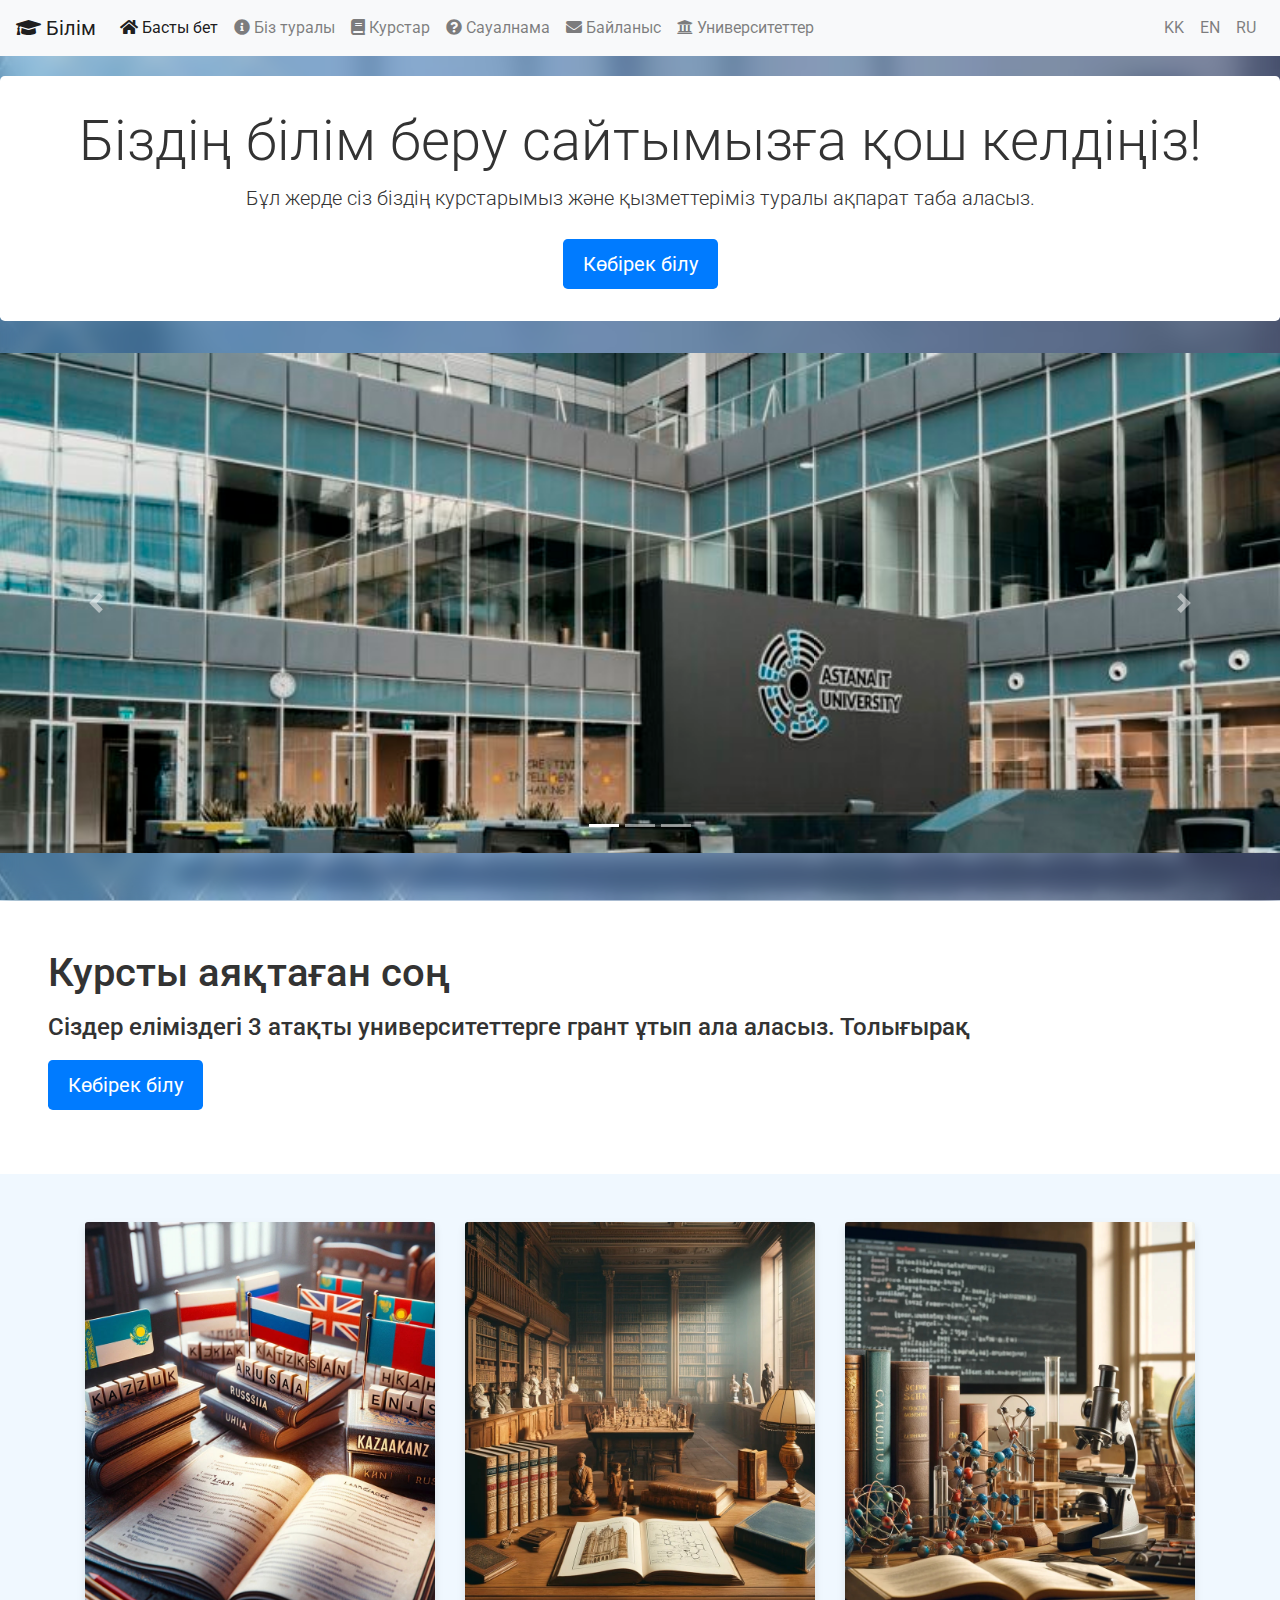
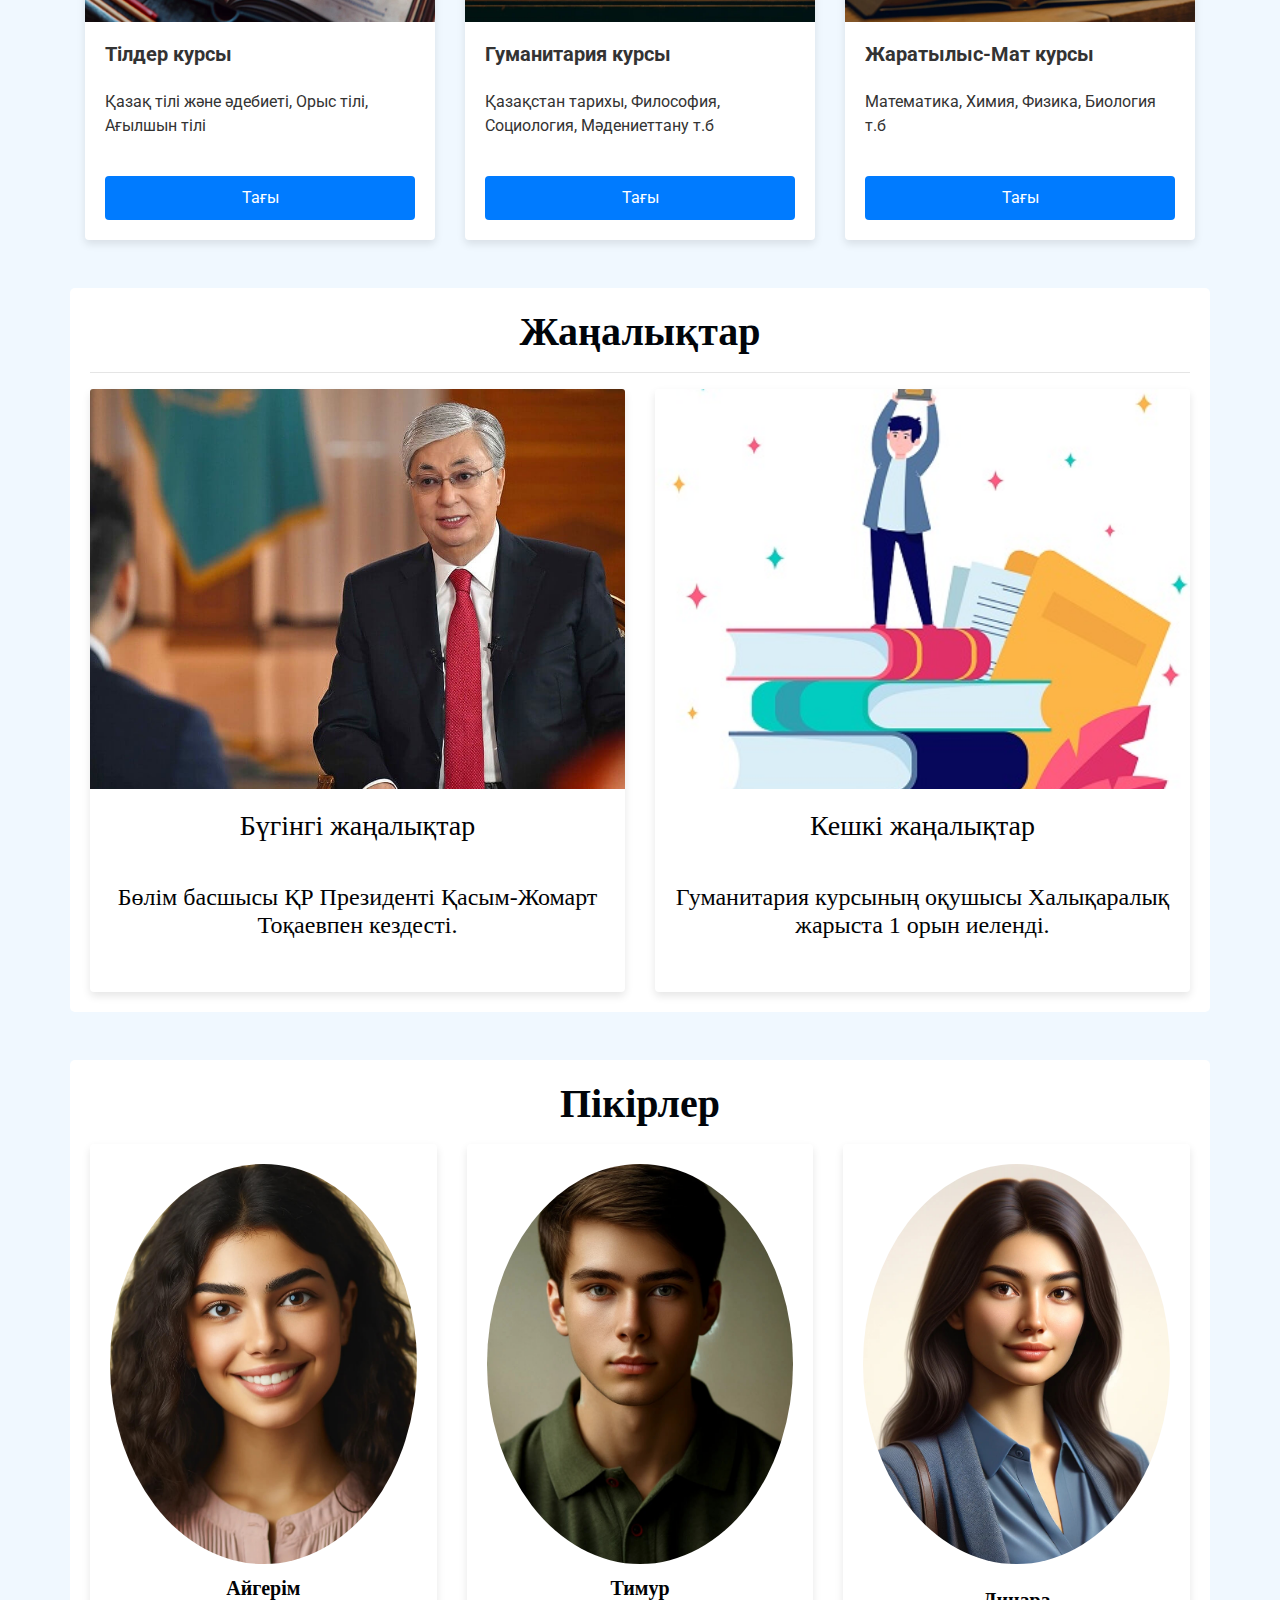
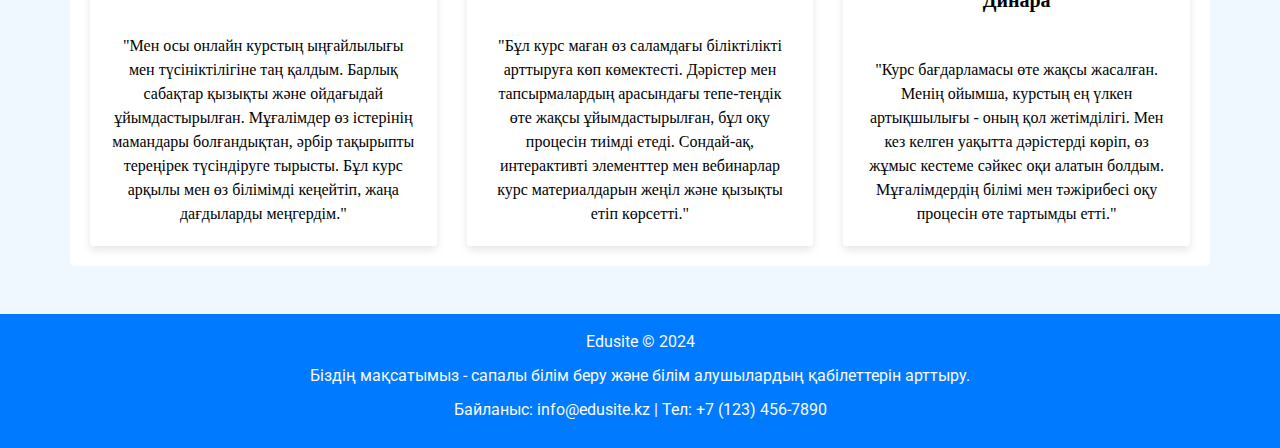
<file: index.html>
<!DOCTYPE html>
<html lang="kk">
<head>
    <meta charset="UTF-8">
    <meta name="viewport" content="width=device-width, initial-scale=1.0">
    <title>Білім - Басты бет</title>
    <link rel="stylesheet" href="https://stackpath.bootstrapcdn.com/bootstrap/4.5.2/css/bootstrap.min.css">
    <link rel="stylesheet" href="style.css">
   
    <link href="https://fonts.googleapis.com/css2?family=Roboto:wght@400;700&display=swap" rel="stylesheet">
     <!-- Favicon қосу -->
     <link rel="apple-touch-icon" sizes="180x180" href="favicon.ico/apple-touch-icon.png">
     <link rel="icon" type="image/png" sizes="32x32" href="favicon.ico/favicon-32x32.png">
     <link rel="icon" type="image/png" sizes="16x16" href="favicon.ico/favicon-16x16.png">
     <link rel="manifest" href="favicon.ico/site.webmanifest">
     <link rel="mask-icon" href="favicon.ico/safari-pinned-tab.svg" color="#5bbad5">
     <meta name="msapplication-TileColor" content="#da532c">
     <meta name="theme-color" content="#ffffff">
     <!-- Font Awesome қосу -->
     <link rel="stylesheet" href="https://cdnjs.cloudflare.com/ajax/libs/font-awesome/5.15.4/css/all.min.css">
</head>
<body>
    <!-- Навигациялық панель -->
    <nav class="navbar navbar-expand-lg navbar-light bg-light">
        <a class="navbar-brand" href="#"><i class="fas fa-graduation-cap"></i> Білім</a>
        <button class="navbar-toggler" type="button" data-toggle="collapse" data-target="#navbarNav" aria-controls="navbarNav" aria-expanded="false" aria-label="Toggle navigation">
            <span class="navbar-toggler-icon"></span>
        </button>
        <div class="collapse navbar-collapse" id="navbarNav">
            <ul class="navbar-nav">
                <li class="nav-item active">
                    <a class="nav-link" href="index.html"><i class="fas fa-home"></i> Басты бет</a>
                </li>
                <li class="nav-item">
                    <a class="nav-link" href="about.html"><i class="fas fa-info-circle"></i> Біз туралы</a>
                </li>
                <li class="nav-item">
                    <a class="nav-link" href="courses.html"><i class="fas fa-book"></i> Курстар</a>
                </li>
                <li class="nav-item">
                    <a class="nav-link" href="quiz.html"><i class="fas fa-question-circle"></i> Сауалнама</a>
                </li>
                <li class="nav-item">
                    <a class="nav-link" href="contact.html"><i class="fas fa-envelope"></i> Байланыс</a>
                </li>
                <li class="nav-item">
                    <a class="nav-link" href="university.html"><i class="fas fa-university"></i> Университеттер</a>
                </li>
            </ul>
            <ul class="navbar-nav ml-auto">
                <li class="nav-item">
                    <a class="nav-link" href="index.html">KK</a>
                </li>
                <li class="nav-item">
                    <a class="nav-link" href="index.en.html">EN</a>
                </li>
                <li class="nav-item">
                    <a class="nav-link" href="index.ru.html">RU</a>
                </li>
            </ul>
        </div>
    </nav>

    <!-- Джумботрон -->
    <div class="jumbotron text-center">
        <h1 class="display-4">Біздің білім беру сайтымызға қош келдіңіз!</h1>
        <p class="lead">Бұл жерде сіз біздің курстарымыз және қызметтеріміз туралы ақпарат таба аласыз.</p>
        <a class="btn btn-primary btn-lg" href="about.html" role="button">Көбірек білу</a>
    </div>

    <!-- Карусель -->
    <div id="imageCarousel" class="carousel slide" data-ride="carousel">
        <!-- Indicators -->
        <ol class="carousel-indicators">
            <li data-target="#imageCarousel" data-slide-to="0" class="active"></li>
            <li data-target="#imageCarousel" data-slide-to="1"></li>
            <li data-target="#imageCarousel" data-slide-to="2"></li>
        </ol>

        <!-- Wrapper for slides -->
        <div class="carousel-inner">
            <div class="carousel-item active">
                <img src="aitu.jpg" class="d-block w-100" alt="First Image">
            </div>
            <div class="carousel-item">
                <img src="mnu.jpg" class="d-block w-100" alt="Second Image">
            </div>
            <div class="carousel-item">
                <img src="sdu.jpg" class="d-block w-100" alt="Third Image">
            </div>
        </div>

        <!-- Left and right controls -->
        <a class="carousel-control-prev" href="#imageCarousel" role="button" data-slide="prev">
            <span class="carousel-control-prev-icon" aria-hidden="true"></span>
            <span class="sr-only">Previous</span>
        </a>
        <a class="carousel-control-next" href="#imageCarousel" role="button" data-slide="next">
            <span class="carousel-control-next-icon" aria-hidden="true"></span>
            <span class="sr-only">Next</span>
        </a>
    </div>

    <div class="container-fluid bg-white p-5 my-5">
        <h1>Курсты аяқтаған соң</h1>
        <p>
            <h4>Сіздер еліміздегі 3 атақты университеттерге грант ұтып ала аласыз. Толығырақ </h4>
            <a class="btn btn-primary btn-lg" href="about.html" role="button">Көбірек білу</a>
        </p>
    </div>

    <!-- Карточкалар -->
    <div class="container mt-4">
        <div class="row">
            <div class="col-md-4">
                <div class="card mb-4 custom-card">
                    <img src="course1.jpg" class="card-img-top" alt="Курс 1">
                    <div class="card-body">
                        <h5 class="card-title">Тілдер курсы</h5>
                        <p class="card-text">Қазақ тілі және әдебиеті, Орыс тілі, Ағылшын тілі</p>
                        <a href="courses.html" class="btn btn-primary">Тағы</a>
                    </div>
                </div>
            </div>
            <div class="col-md-4">
                <div class="card mb-4 custom-card">
                    <img src="course2.jpg" class="card-img-top" alt="Курс 2">
                    <div class="card-body">
                        <h5 class="card-title">Гуманитария курсы</h5>
                        <p class="card-text">Қазақстан тарихы, Философия, Социология, Мәдениеттану т.б</p>
                        <a href="courses.html" class="btn btn-primary">Тағы</a>
                    </div>
                </div>
            </div>
            <div class="col-md-4">
                <div class="card mb-4 custom-card">
                    <img src="course3.jpg" class="card-img-top" alt="Курс 3">
                    <div class="card-body">
                        <h5 class="card-title">Жаратылыс-Мат курсы</h5>
                        <p class="card-text">Математика, Химия, Физика, Биология т.б</p>
                        <a href="courses.html" class="btn btn-primary">Тағы</a>
                    </div>
                </div>
            </div>
        </div>
    </div>

    <!-- Жаңалықтар бөлімі -->
    <div class="container mt-5">
        <h2 class="section-title">Жаңалықтар</h2>
        <hr>
        <div class="row">
            <div class="col-md-6">
                <div class="card mb-4 custom-card">
                    <img src="news1.jpg" class="card-img-top" alt="Жаңалық 1">
                    <div class="card-body">
                        <h3><class="card-title">Бүгінгі жаңалықтар</class></h3>
                        <p class="card-text"><h4>Бөлім басшысы ҚР Президенті Қасым-Жомарт Тоқаевпен кездесті.</h4></p>
                    </div>
                </div>
            </div>
            <div class="col-md-6">
                <div class="card mb-4 custom-card">
                    <img src="news2.jpg" class="card-img-top" alt="Жаңалық 2">
                    <div class="card-body">
                        <h3><class="card-title">Кешкі жаңалықтар</class></h3>
                        <p class="card-text"><h4>Гуманитария курсының оқушысы Халықаралық жарыста 1 орын иеленді.</h4></p>
                    </div>
                </div>
            </div>
        </div>
    </div>

    <!-- Пікірлер бөлімі -->
    <div class="container mt-5 mb-5">
        <h2 class="section-title">Пікірлер</h2>
        <div class="row">
            <div class="col-md-4">
                <div class="card mb-4 custom-card">
                    <div class="card-body">
                        <img src="student1.jpg" alt="Тілдер курсының оқушысы" class="rounded-circle social-icon">
                        <h5 class="card-title">Айгерім</h5>
                        <div class="social-review">
                            <p class="card-text">"Мен осы онлайн курстың ыңғайлылығы мен түсініктілігіне таң қалдым. Барлық сабақтар қызықты және ойдағыдай ұйымдастырылған. Мұғалімдер өз істерінің мамандары болғандықтан, әрбір тақырыпты тереңірек түсіндіруге тырысты. Бұл курс арқылы мен өз білімімді кеңейтіп, жаңа дағдыларды меңгердім."</p>
                        </div>
                    </div>
                </div>
            </div>
            <div class="col-md-4">
                <div class="card mb-4 custom-card">
                    <div class="card-body">
                        <img src="student2.jpg" alt="Гуманитария курсының оқушысы" class="rounded-circle social-icon">
                        <h5 class="card-title">Тимур</h5>
                        <div class="social-review">
                            <p class="card-text">"Бұл курс маған өз саламдағы біліктілікті арттыруға көп көмектесті. Дәрістер мен тапсырмалардың арасындағы тепе-теңдік өте жақсы ұйымдастырылған, бұл оқу процесін тиімді етеді. Сондай-ақ, интерактивті элементтер мен вебинарлар курс материалдарын жеңіл және қызықты етіп көрсетті."</p>
                        </div>
                    </div>
                </div>
            </div>
            <div class="col-md-4">
                <div class="card mb-4 custom-card">
                    <div class="card-body">
                        <img src="student3.jpg" alt="Жарат-Мат курсының оқушысы" class="rounded-circle social-icon">
                        <h5 class="card-title">Динара</h5>
                        <div class="social-review">
                            <p class="card-text">"Курс бағдарламасы өте жақсы жасалған. Менің ойымша, курстың ең үлкен артықшылығы - оның қол жетімділігі. Мен кез келген уақытта дәрістерді көріп, өз жұмыс кестеме сәйкес оқи алатын болдым. Мұғалімдердің білімі мен тәжірибесі оқу процесін өте тартымды етті."</p>
                        </div>
                    </div>
                </div>
            </div>
        </div>
    </div>

    <!-- Футер -->
    <footer class="bg-primary text-light text-center py-3">
        <div class="container">
            <p>Edusite &copy; 2024</p>
            <p>Біздің мақсатымыз - сапалы білім беру және білім алушылардың қабілеттерін арттыру.</p>
            <p>Байланыс: info@edusite.kz | Тел: +7 (123) 456-7890</p>
        </div>
    </footer>

    <!-- JavaScript функциялары -->
    <script src="https://code.jquery.com/jquery-3.5.1.slim.min.js"></script>
    <script src="https://cdn.jsdelivr.net/npm/@popperjs/core@2.5.3/dist/umd/popper.min.js"></script>
    <script src="https://stackpath.bootstrapcdn.com/bootstrap/4.5.2/js/bootstrap.min.js"></script>
    <script src="script.js"></script>
</body>
</html>
</file>
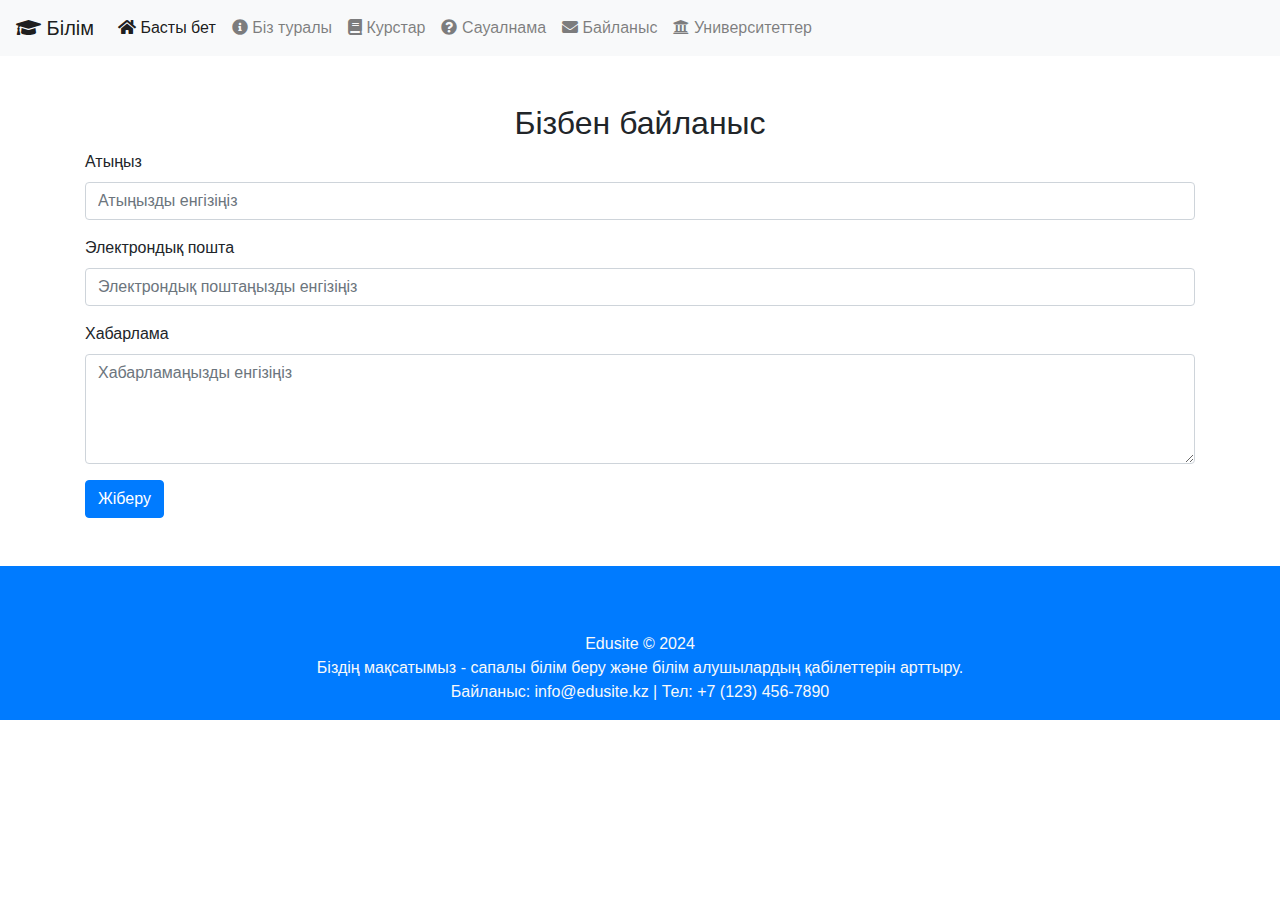
<file: contact.html>
<!DOCTYPE html>
<html lang="kk">
<head>
    <meta charset="UTF-8">
    <meta name="viewport" content="width=device-width, initial-scale=1.0">
    <title>Байланыс</title>
    <link rel="stylesheet" href="https://stackpath.bootstrapcdn.com/bootstrap/4.5.2/css/bootstrap.min.css">
    <link rel="stylesheet" href="contact.css">
    <!-- Favicon қосу -->
    <link rel="apple-touch-icon" sizes="180x180" href="favicon.ico/apple-touch-icon.png">
    <link rel="icon" type="image/png" sizes="32x32" href="favicon.ico/favicon-32x32.png">
    <link rel="icon" type="image/png" sizes="16x16" href="favicon.ico/favicon-16x16.png">
    <link rel="manifest" href="favicon.ico/site.webmanifest">
    <link rel="mask-icon" href="favicon.ico/safari-pinned-tab.svg" color="#5bbad5">
    <meta name="msapplication-TileColor" content="#da532c">
    <meta name="theme-color" content="#ffffff">
    <!-- Font Awesome қосу -->
    <link rel="stylesheet" href="https://cdnjs.cloudflare.com/ajax/libs/font-awesome/5.15.4/css/all.min.css">
</head>
<body>
    <!-- Навигациялық панель -->
    <nav class="navbar navbar-expand-lg navbar-light bg-light">
        <a class="navbar-brand" href="#"><i class="fas fa-graduation-cap"></i> Білім</a>
        <button class="navbar-toggler" type="button" data-toggle="collapse" data-target="#navbarNav" aria-controls="navbarNav" aria-expanded="false" aria-label="Toggle navigation">
            <span class="navbar-toggler-icon"></span>
        </button>
        <div class="collapse navbar-collapse" id="navbarNav">
            <ul class="navbar-nav">
                <li class="nav-item active">
                    <a class="nav-link" href="index.html"><i class="fas fa-home"></i> Басты бет</a>
                </li>
                <li class="nav-item">
                    <a class="nav-link" href="about.html"><i class="fas fa-info-circle"></i> Біз туралы</a>
                </li>
                <li class="nav-item">
                    <a class="nav-link" href="courses.html"><i class="fas fa-book"></i> Курстар</a>
                </li>
                <li class="nav-item">
                    <a class="nav-link" href="quiz.html"><i class="fas fa-question-circle"></i> Сауалнама</a>
                </li>
                <li class="nav-item">
                    <a class="nav-link" href="contact.html"><i class="fas fa-envelope"></i> Байланыс</a>
                </li>
                <li class="nav-item">
                    <a class="nav-link" href="university.html"><i class="fas fa-university"></i> Университеттер</a>
                </li>
            </ul>
        </div>
    </nav>

    <!-- Байланыс бөлімі -->
    <div class="container mt-5">
        <h2 class="text-center">Бізбен байланыс</h2>
        <form id="contactForm" class="animated-form">
            <div class="form-group">
                <label for="name">Атыңыз</label>
                <input type="text" class="form-control" id="name" placeholder="Атыңызды енгізіңіз">
            </div>
            <div class="form-group">
                <label for="email">Электрондық пошта</label>
                <input type="email" class="form-control" id="email" placeholder="Электрондық поштаңызды енгізіңіз">
            </div>
            <div class="form-group">
                <label for="message">Хабарлама</label>
                <textarea class="form-control" id="message" rows="4" placeholder="Хабарламаңызды енгізіңіз"></textarea>
            </div>
            <button type="submit" class="btn btn-primary">Жіберу</button>
        </form>
        <div id="successMessage" class="mt-4" style="display: none;">
            <div class="alert alert-success">Сіздің хабарламаңыз сәтті жіберілді!</div>
        </div>
    </div>

    <!-- Футер -->
    <footer class="bg-primary text-light text-center py-3 mt-5">
        <div class="container">
            <p>Edusite &copy; 2024</p>
            <p>Біздің мақсатымыз - сапалы білім беру және білім алушылардың қабілеттерін арттыру.</p>
            <p>Байланыс: info@edusite.kz | Тел: +7 (123) 456-7890</p>
        </div>
    </footer>

    <script src="https://code.jquery.com/jquery-3.5.1.slim.min.js"></script>
    <script src="https://cdn.jsdelivr.net/npm/@popperjs/core@2.5.3/dist/umd/popper.min.js"></script>
    <script src="https://stackpath.bootstrapcdn.com/bootstrap/4.5.2/js/bootstrap.min.js"></script>
    <script src="contact.js"></script>
</body>
</html>
</file>
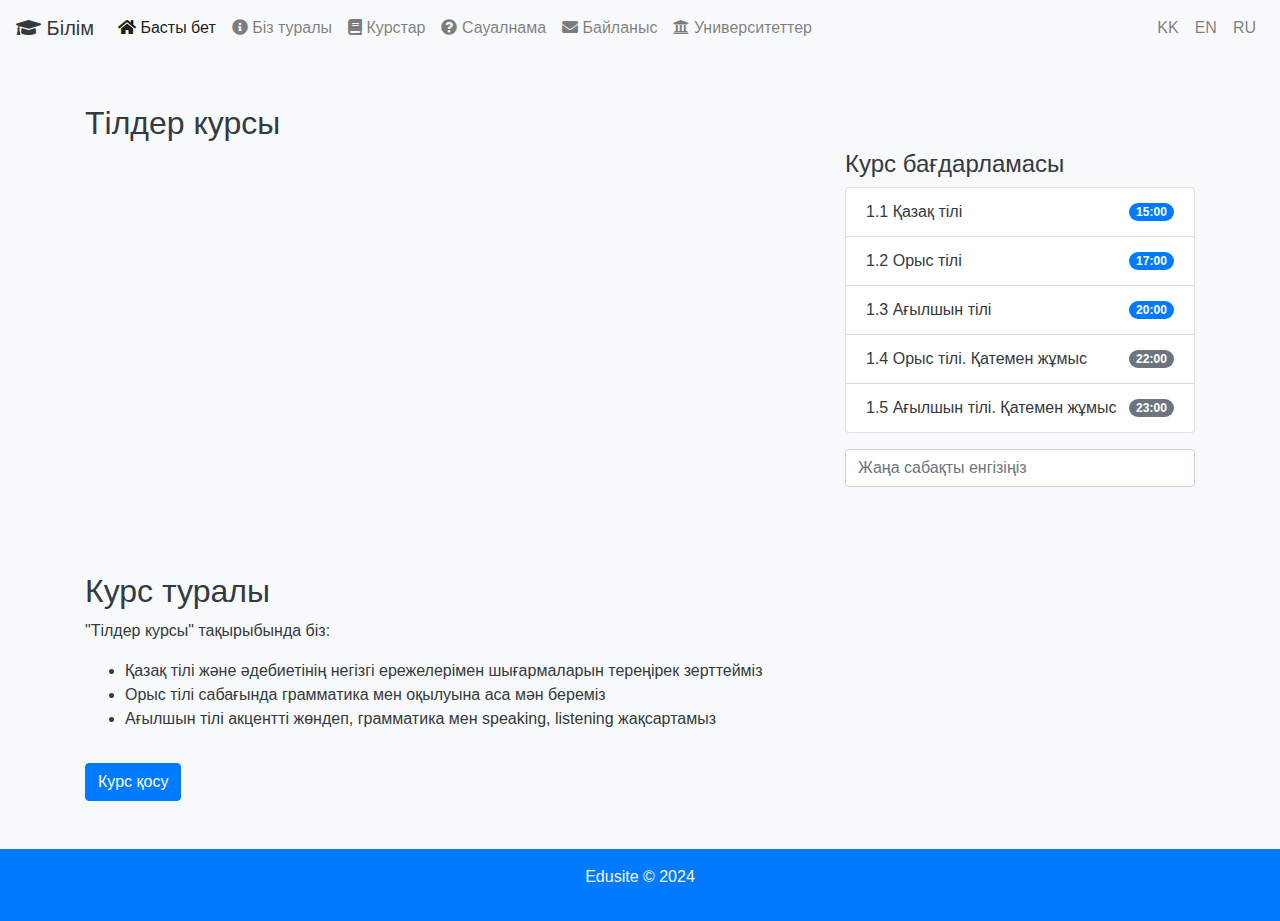
<file: course-detail.html>
<!DOCTYPE html>
<html lang="kk">
<head>
    <meta charset="UTF-8">
    <meta name="viewport" content="width=device-width, initial-scale=1.0">
    <title>Тілдер курсы</title>
    <link rel="stylesheet" href="https://stackpath.bootstrapcdn.com/bootstrap/4.5.2/css/bootstrap.min.css">
    <link rel="stylesheet" href="course-detail.css">
     <!-- Favicon қосу -->
     <link rel="apple-touch-icon" sizes="180x180" href="favicon.ico/apple-touch-icon.png">
     <link rel="icon" type="image/png" sizes="32x32" href="favicon.ico/favicon-32x32.png">
     <link rel="icon" type="image/png" sizes="16x16" href="favicon.ico/favicon-16x16.png">
     <link rel="manifest" href="favicon.ico/site.webmanifest">
     <link rel="mask-icon" href="favicon.ico/safari-pinned-tab.svg" color="#5bbad5">
     <meta name="msapplication-TileColor" content="#da532c">
     <meta name="theme-color" content="#ffffff">
    <!-- Font Awesome қосу -->
    <link rel="stylesheet" href="https://cdnjs.cloudflare.com/ajax/libs/font-awesome/5.15.4/css/all.min.css">
</head>
<body>
    <!-- Навигациялық панель -->
    <nav class="navbar navbar-expand-lg navbar-light bg-light">
        <a class="navbar-brand" href="#"><i class="fas fa-graduation-cap"></i> Білім</a>
        <button class="navbar-toggler" type="button" data-toggle="collapse" data-target="#navbarNav" aria-controls="navbarNav" aria-expanded="false" aria-label="Toggle navigation">
            <span class="navbar-toggler-icon"></span>
        </button>
        <div class="collapse navbar-collapse" id="navbarNav">
            <ul class="navbar-nav">
                <li class="nav-item active">
                    <a class="nav-link" href="index.html"><i class="fas fa-home"></i> Басты бет</a>
                </li>
                <li class="nav-item">
                    <a class="nav-link" href="about.html"><i class="fas fa-info-circle"></i> Біз туралы</a>
                </li>
                <li class="nav-item">
                    <a class="nav-link" href="courses.html"><i class="fas fa-book"></i> Курстар</a>
                </li>
                <li class="nav-item">
                    <a class="nav-link" href="quiz.html"><i class="fas fa-question-circle"></i> Сауалнама</a>
                </li>
                <li class="nav-item">
                    <a class="nav-link" href="contact.html"><i class="fas fa-envelope"></i> Байланыс</a>
                </li>
                <li class="nav-item">
                    <a class="nav-link" href="university.html"><i class="fas fa-university"></i> Университеттер</a>
                </li>
            </div>
        </ul>
        <ul class="navbar-nav ml-auto">
            <li class="nav-item">
                <a class="nav-link" href="index.html">KK</a>
            </li>
            <li class="nav-item">
                <a class="nav-link" href="index_en.html">EN</a>
            </li>
            <li class="nav-item">
                <a class="nav-link" href="index.ru.html">RU</a>
            </li>
        </ul>
    </div>
</nav>
           

    <!-- Курс туралы ақпарат -->
    <div class="container mt-5">
        <h2 class="course-title">Тілдер курсы</h2>
        <div class="row">
            <div class="col-md-8">
                <div class="video-container">
                    <iframe width="100%" height="415" src="https://www.youtube.com/embed/ADNjAgYxVxQ" frameborder="0" allow="accelerometer; autoplay; encrypted-media; gyroscope; picture-in-picture" allowfullscreen></iframe>
                </div>
                <h2>Курс туралы</h2>
                <p>"Тілдер курсы" тақырыбында біз:</p>
                <ul id="courseList">
                    <li>Қазақ тілі және әдебиетінің негізгі ережелерімен шығармаларын тереңірек зерттейміз</ли>
                    <li>Орыс тілі сабағында грамматика мен оқылуына аса мән береміз</ли>
                    <li>Ағылшын тілі акцентті жөндеп, грамматика мен speaking, listening жақсартамыз</ли>
                </ul>
                <button id="courseButton" class="btn btn-primary mt-3">Курс қосу</button>
            </div>
            <div class="col-md-4">
                <h4>Курс бағдарламасы</h4>
                <ol id="programList" class="list-group">
                    <li class="list-group-item d-flex justify-content-between align-items-center">
                        1.1 Қазақ тілі
                        <span class="badge badge-primary badge-pill">15:00</span>
                    </li>
                    <li class="list-group-item d-flex justify-content-between align-items-center">
                        1.2 Орыс тілі
                        <span class="badge badge-primary badge-pill">17:00</span>
                    </ли>
                    <li class="list-group-item d-flex justify-content-between align-items-center">
                        1.3 Ағылшын тілі
                        <span class="badge badge-primary badge-pill">20:00</span>
                    </ли>
                    <li class="list-group-item d-flex justify-content-between align-items-center">
                        1.4 Орыс тілі. Қатемен жұмыс
                        <span class="badge badge-secondary badge-pill">22:00</span>
                    </ли>
                    <li class="list-group-item d-flex justify-content-between align-items-center">
                        1.5 Ағылшын тілі. Қатемен жұмыс
                        <span class="badge badge-secondary badge-pill">23:00</span>
                    </ли>
                </ol>
                <input type="text" id="newLesson" class="form-control mt-3" placeholder="Жаңа сабақты енгізіңіз">
            </div>
        </div>
    </div>

    <!-- Футер -->
    <footer class="bg-primary text-light text-center py-3 mt-5">
        <div class="container">
            <p>Edusite &copy; 2024</p>
        </div>
    </footer>

    <script src="https://code.jquery.com/jquery-3.5.1.slim.min.js"></script>
    <script src="https://cdn.jsdelivr.net/npm/@popperjs/core@2.5.3/dist/umd/popper.min.js"></script>
    <script src="https://stackpath.bootstrapcdn.com/bootstrap/4.5.2/js/bootstrap.min.js"></script>
    <script src="script.js"></script>
</body>
</html>
</file>
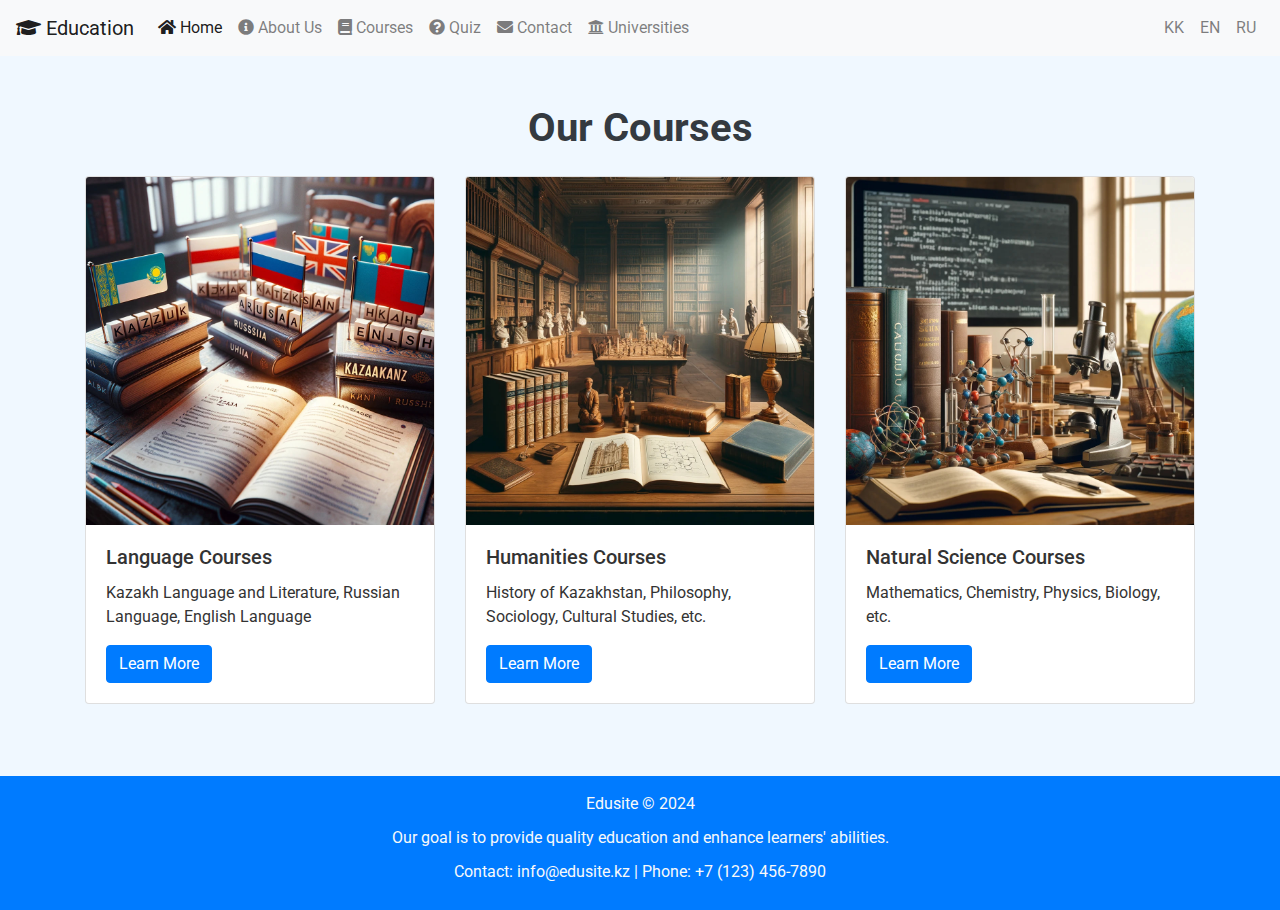
<file: courses.en.html>
<!DOCTYPE html>
<html lang="en">
<head>
    <meta charset="UTF-8">
    <meta name="viewport" content="width=device-width, initial-scale=1.0">
    <title>Courses</title>
    <link rel="stylesheet" href="https://stackpath.bootstrapcdn.com/bootstrap/4.5.2/css/bootstrap.min.css">
    <link rel="stylesheet" href="courses.css">
    <link href="https://fonts.googleapis.com/css2?family=Roboto:wght@400;700&display=swap" rel="stylesheet">
    <!-- Adding Favicon -->
    <link rel="apple-touch-icon" sizes="180x180" href="favicon.ico/apple-touch-icon.png">
    <link rel="icon" type="image/png" sizes="32x32" href="favicon.ico/favicon-32x32.png">
    <link rel="icon" type="image/png" sizes="16x16" href="favicon.ico/favicon-16x16.png">
    <link rel="manifest" href="favicon.ico/site.webmanifest">
    <link rel="mask-icon" href="favicon.ico/safari-pinned-tab.svg" color="#5bbad5">
    <meta name="msapplication-TileColor" content="#da532c">
    <meta name="theme-color" content="#ffffff">
    <!-- Adding Font Awesome -->
    <link rel="stylesheet" href="https://cdnjs.cloudflare.com/ajax/libs/font-awesome/5.15.4/css/all.min.css">
</head>
<body>
    <!-- Navigation Bar -->
    <nav class="navbar navbar-expand-lg navbar-light bg-light">
        <a class="navbar-brand" href="#"><i class="fas fa-graduation-cap"></i> Education</a>
        <button class="navbar-toggler" type="button" data-toggle="collapse" data-target="#navbarNav" aria-controls="navbarNav" aria-expanded="false" aria-label="Toggle navigation">
            <span class="navbar-toggler-icon"></span>
        </button>
        <div class="collapse navbar-collapse" id="navbarNav">
            <ul class="navbar-nav">
                <li class="nav-item active">
                    <a class="nav-link" href="index.html"><i class="fas fa-home"></i> Home</a>
                </li>
                <li class="nav-item">
                    <a class="nav-link" href="about.html"><i class="fas fa-info-circle"></i> About Us</a>
                </li>
                <li class="nav-item">
                    <a class="nav-link" href="courses.html"><i class="fas fa-book"></i> Courses</a>
                </li>
                <li class="nav-item">
                    <a class="nav-link" href="quiz.html"><i class="fas fa-question-circle"></i> Quiz</a>
                </li>
                <li class="nav-item">
                    <a class="nav-link" href="contact.html"><i class="fas fa-envelope"></i> Contact</a>
                </li>
                <li class="nav-item">
                    <a class="nav-link" href="university.html"><i class="fas fa-university"></i> Universities</a>
                </li>
            </ul>
            <ul class="navbar-nav ml-auto">
                <li class="nav-item">
                    <a class="nav-link" href="courses.html">KK</a>
                </li>
                <li class="nav-item">
                    <a class="nav-link" href="courses.en.html">EN</a>
                </li>
                <li class="nav-item">
                    <a class="nav-link" href="courses.ru.html">RU</a>
                </li>
            </ul>
        </div>
    </nav>

    <!-- Courses Section -->
    <div class="container mt-5">
        <h2 class="section-title">Our Courses</h2>
        <div class="row mt-4">
            <div class="col-md-4 course-card" data-sound="sound1.mp3">
                <div class="card mb-4 custom-card">
                    <img src="course1.jpg" class="card-img-top" alt="Course 1">
                    <div class="card-body">
                        <h5 class="card-title">Language Courses</h5>
                        <p class="card-text">Kazakh Language and Literature, Russian Language, English Language</p>
                        <a href="course-detail.html" class="btn btn-primary">Learn More</a>
                    </div>
                </div>
            </div>
            <div class="col-md-4 course-card" data-sound="sound2.mp3">
                <div class="card mb-4 custom-card">
                    <img src="course2.jpg" class="card-img-top" alt="Course 2">
                    <div class="card-body">
                        <h5 class="card-title">Humanities Courses</h5>
                        <p class="card-text">History of Kazakhstan, Philosophy, Sociology, Cultural Studies, etc.</p>
                        <a href="humanities-course.html" class="btn btn-primary">Learn More</a>
                    </div>
                </div>
            </div>
            <div class="col-md-4 course-card" data-sound="sound3.mp3">
                <div class="card mb-4 custom-card">
                    <img src="course3.jpg" class="card-img-top" alt="Course 3">
                    <div class="card-body">
                        <h5 class="card-title">Natural Science Courses</h5>
                        <p class="card-text">Mathematics, Chemistry, Physics, Biology, etc.</p>
                        <a href="science-course.html" class="btn btn-primary">Learn More</a>
                    </div>
                </div>
            </div>
        </div>
    </div>

    <!-- Footer -->
    <footer class="bg-primary text-light text-center py-3 mt-5">
        <div class="container">
            <p>Edusite &copy; 2024</p>
            <p>Our goal is to provide quality education and enhance learners' abilities.</p>
            <p>Contact: info@edusite.kz | Phone: +7 (123) 456-7890</p>
        </div>
    </footer>

    <!-- JavaScript functions -->
    <script src="https://code.jquery.com/jquery-3.5.1.slim.min.js"></script>
    <script src="https://cdn.jsdelivr.net/npm/@popperjs/core@2.5.3/dist/umd/popper.min.js"></script>
    <script src="https://stackpath.bootstrapcdn.com/bootstrap/4.5.2/js/bootstrap.min.js"></script>
    <script src="courses.js"></script>
</body>
</html>
</file>
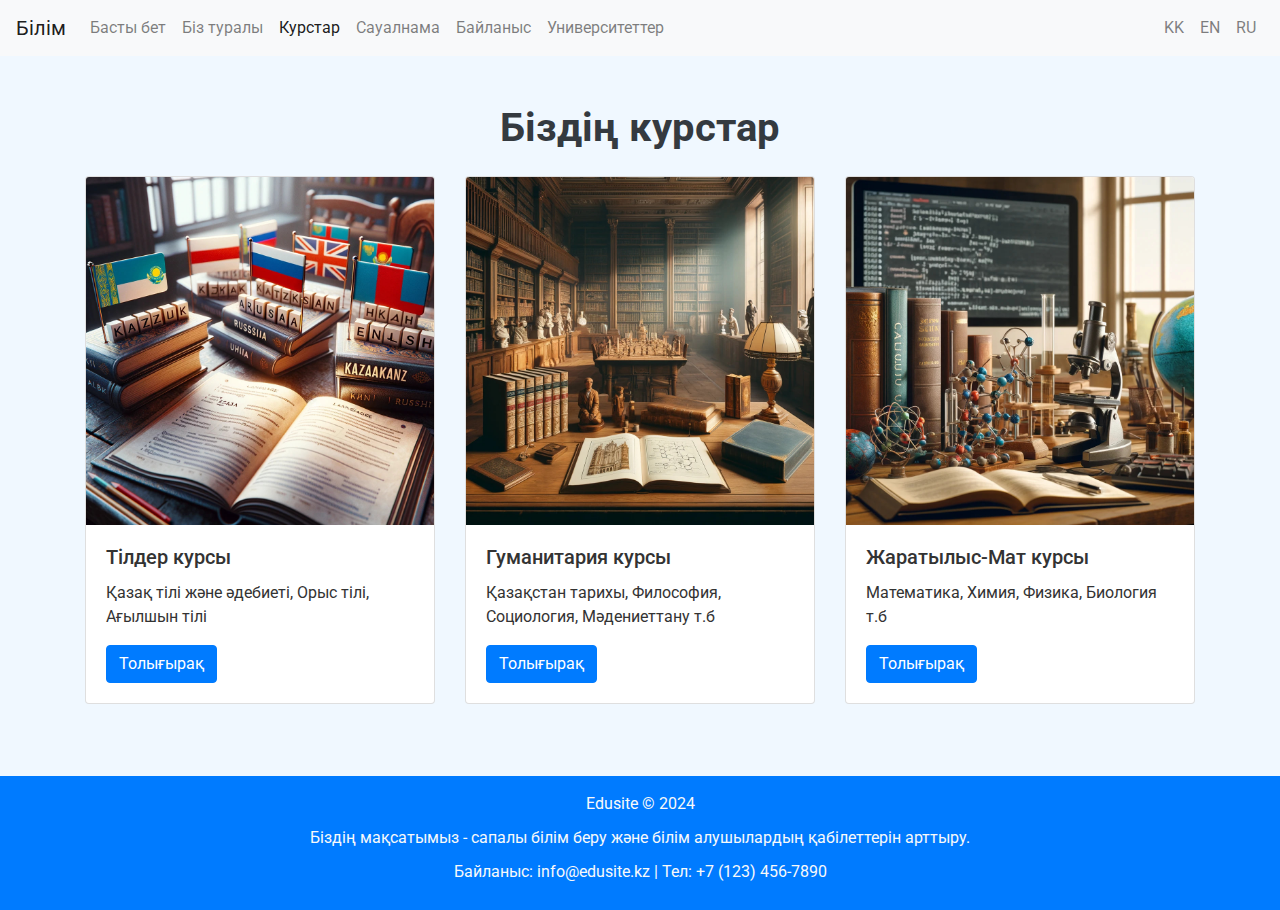
<file: courses.html>
<!DOCTYPE html>
<html lang="kk">
<head>
    <meta charset="UTF-8">
    <meta name="viewport" content="width=device-width, initial-scale=1.0">
    <title>Курстар</title>
    <link rel="stylesheet" href="https://stackpath.bootstrapcdn.com/bootstrap/4.5.2/css/bootstrap.min.css">
    <link rel="stylesheet" href="courses.css">
    <link href="https://fonts.googleapis.com/css2?family=Roboto:wght@400;700&display=swap" rel="stylesheet">
    <!-- Favicon қосу -->
    <link rel="apple-touch-icon" sizes="180x180" href="favicon.ico/apple-touch-icon.png">
     <link rel="icon" type="image/png" sizes="32x32" href="favicon.ico/favicon-32x32.png">
     <link rel="icon" type="image/png" sizes="16x16" href="favicon.ico/favicon-16x16.png">
     <link rel="manifest" href="favicon.ico/site.webmanifest">
     <link rel="mask-icon" href="favicon.ico/safari-pinned-tab.svg" color="#5bbad5">
     <meta name="msapplication-TileColor" content="#da532c">
     <meta name="theme-color" content="#ffffff">
    <!-- Font Awesome қосу -->
    <link rel="stylesheet" href="https://cdnjs.cloudflare.com/ajax/libs/font-awesome/5.15.4/css/all.min.css">
</head>
<body>
    <!-- Навигациялық панель -->
    <nav class="navbar navbar-expand-lg navbar-light bg-light">
        <a class="navbar-brand" href="#">Білім</a>
        <button class="navbar-toggler" type="button" data-toggle="collapse" data-target="#navbarNav" aria-controls="navbarNav" aria-expanded="false" aria-label="Toggle navigation">
            <span class="navbar-toggler-icon"></span>
        </button>
        <div class="collapse navbar-collapse" id="navbarNav">
            <ul class="navbar-nav">
                <li class="nav-item">
                    <a class="nav-link" href="index.html">Басты бет</a>
                </li>
                <li class="nav-item">
                    <a class="nav-link" href="about.html">Біз туралы</a>
                </li>
                <li class="nav-item active">
                    <a class="nav-link" href="courses.html">Курстар</a>
                </li>
                <li class="nav-item">
                    <a class="nav-link" href="quiz.html">Сауалнама</a>
                </li>
                <li class="nav-item">
                    <a class="nav-link" href="contact.html">Байланыс</a>
                </li>
                <li class="nav-item">
                    <a class="nav-link" href="university.html">Университеттер</a>
                </li>
            </ul>
            <ul class="navbar-nav ml-auto">
                <li class="nav-item">
                    <a class="nav-link" href="courses.html">KK</a>
                </li>
                <li class="nav-item">
                    <a class="nav-link" href="courses.en.html">EN</a>
                </li>
                <li class="nav-item">
                    <a class="nav-link" href="courses.ru.html">RU</a>
                </li>
            </ul>
        </div>
    </nav>

    <!-- Курстар бөлімі -->
    <div class="container mt-5">
        <h2 class="section-title">Біздің курстар</h2>
        <div class="row mt-4">
            <div class="col-md-4 course-card" data-sound="sound1.mp3">
                <div class="card mb-4 custom-card">
                    <img src="course1.jpg" class="card-img-top" alt="Курс 1">
                    <div class="card-body">
                        <h5 class="card-title">Тілдер курсы</h5>
                        <p class="card-text">Қазақ тілі және әдебиеті, Орыс тілі, Ағылшын тілі</p>
                        <a href="course-detail.html" class="btn btn-primary">Толығырақ</a>
                    </div>
                </div>
            </div>
            <div class="col-md-4 course-card" data-sound="sound2.mp3">
                <div class="card mb-4 custom-card">
                    <img src="course2.jpg" class="card-img-top" alt="Курс 2">
                    <div class="card-body">
                        <h5 class="card-title">Гуманитария курсы</h5>
                        <p class="card-text">Қазақстан тарихы, Философия, Социология, Мәдениеттану т.б</p>
                        <a href="humanities-course.html" class="btn btn-primary">Толығырақ</a>
                    </div>
                </div>
            </div>
            <div class="col-md-4 course-card" data-sound="sound3.mp3">
                <div class="card mb-4 custom-card">
                    <img src="course3.jpg" class="card-img-top" alt="Курс 3">
                    <div class="card-body">
                        <h5 class="card-title">Жаратылыс-Мат курсы</h5>
                        <p class="card-text">Математика, Химия, Физика, Биология т.б</p>
                        <a href="science-course.html" class="btn btn-primary">Толығырақ</a>
                    </div>
                </div>
            </div>
        </div>
    </div>

    <!-- Футер -->
    <footer class="bg-primary text-light text-center py-3 mt-5">
        <div class="container">
            <p>Edusite &copy; 2024</p>
            <p>Біздің мақсатымыз - сапалы білім беру және білім алушылардың қабілеттерін арттыру.</p>
            <p>Байланыс: info@edusite.kz | Тел: +7 (123) 456-7890</p>
        </div>
    </footer>

    <!-- JavaScript функциялары -->
    <script src="https://code.jquery.com/jquery-3.5.1.slim.min.js"></script>
    <script src="https://cdn.jsdelivr.net/npm/@popperjs/core@2.5.3/dist/umd/popper.min.js"></script>
    <script src="https://stackpath.bootstrapcdn.com/bootstrap/4.5.2/js/bootstrap.min.js"></script>
    <script src="courses.js"></script>
</body>
</html>
</file>
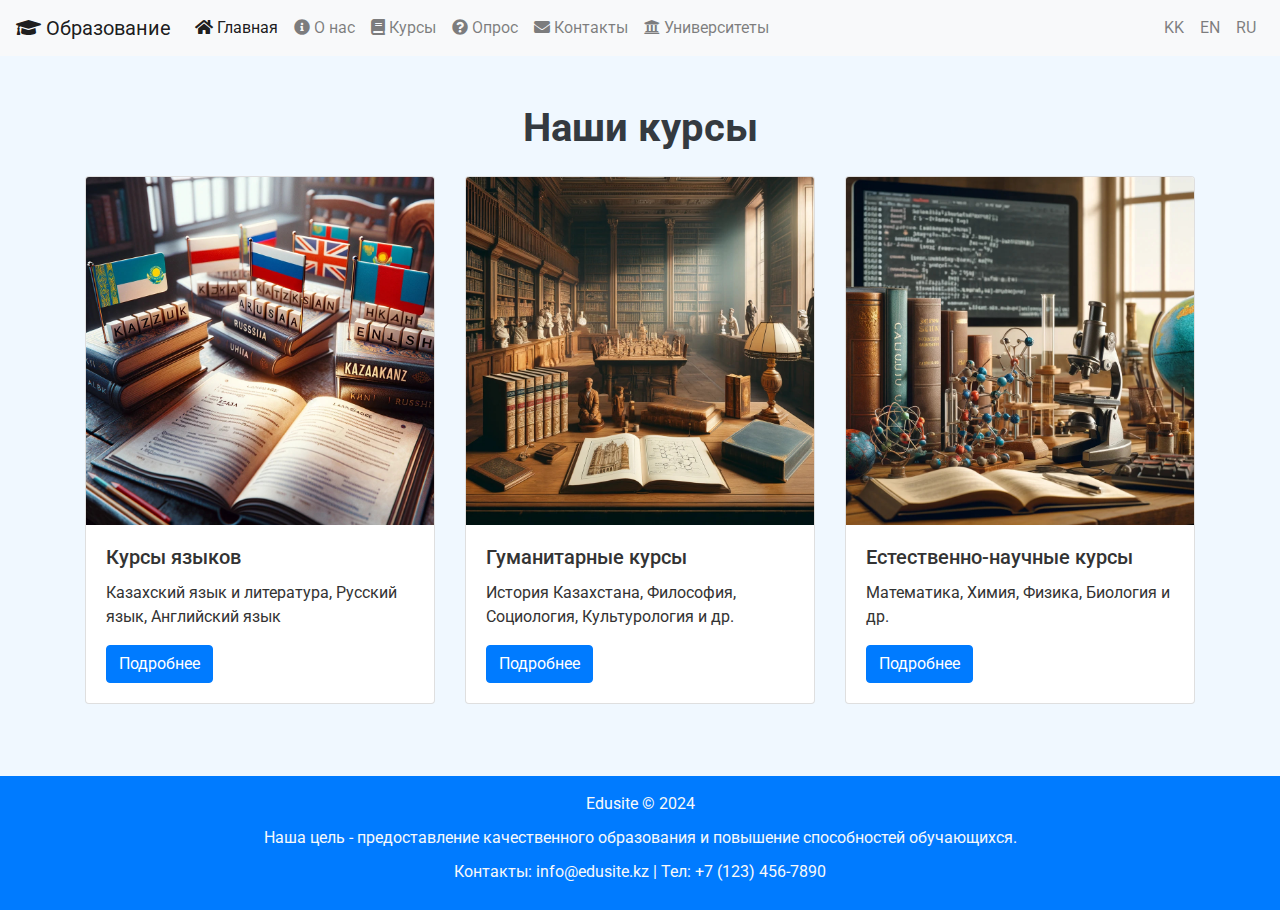
<file: courses.ru.html>
<!DOCTYPE html>
<html lang="ru">
<head>
    <meta charset="UTF-8">
    <meta name="viewport" content="width=device-width, initial-scale=1.0">
    <title>Курсы</title>
    <link rel="stylesheet" href="https://stackpath.bootstrapcdn.com/bootstrap/4.5.2/css/bootstrap.min.css">
    <link rel="stylesheet" href="courses.css">
    <link href="https://fonts.googleapis.com/css2?family=Roboto:wght@400;700&display=swap" rel="stylesheet">
    <!-- Добавление Favicon -->
    <link rel="apple-touch-icon" sizes="180x180" href="favicon.ico/apple-touch-icon.png">
    <link rel="icon" type="image/png" sizes="32x32" href="favicon.ico/favicon-32x32.png">
    <link rel="icon" type="image/png" sizes="16x16" href="favicon.ico/favicon-16x16.png">
    <link rel="manifest" href="favicon.ico/site.webmanifest">
    <link rel="mask-icon" href="favicon.ico/safari-pinned-tab.svg" color="#5bbad5">
    <meta name="msapplication-TileColor" content="#da532c">
    <meta name="theme-color" content="#ffffff">
    <!-- Добавление Font Awesome -->
    <link rel="stylesheet" href="https://cdnjs.cloudflare.com/ajax/libs/font-awesome/5.15.4/css/all.min.css">
</head>
<body>
    <!-- Навигационная панель -->
    <nav class="navbar navbar-expand-lg navbar-light bg-light">
        <a class="navbar-brand" href="#"><i class="fas fa-graduation-cap"></i> Образование</a>
        <button class="navbar-toggler" type="button" data-toggle="collapse" data-target="#navbarNav" aria-controls="navbarNav" aria-expanded="false" aria-label="Toggle navigation">
            <span class="navbar-toggler-icon"></span>
        </button>
        <div class="collapse navbar-collapse" id="navbarNav">
            <ul class="navbar-nav">
                <li class="nav-item active">
                    <a class="nav-link" href="index.html"><i class="fas fa-home"></i> Главная</a>
                </li>
                <li class="nav-item">
                    <a class="nav-link" href="about.html"><i class="fas fa-info-circle"></i> О нас</a>
                </li>
                <li class="nav-item">
                    <a class="nav-link" href="courses.html"><i class="fas fa-book"></i> Курсы</a>
                </li>
                <li class="nav-item">
                    <a class="nav-link" href="quiz.html"><i class="fas fa-question-circle"></i> Опрос</a>
                </li>
                <li class="nav-item">
                    <a class="nav-link" href="contact.html"><i class="fas fa-envelope"></i> Контакты</a>
                </li>
                <li class="nav-item">
                    <a class="nav-link" href="university.html"><i class="fas fa-university"></i> Университеты</a>
                </li>
            </ul>
            <ul class="navbar-nav ml-auto">
                <li class="nav-item">
                    <a class="nav-link" href="courses.html">KK</a>
                </li>
                <li class="nav-item">
                    <a class="nav-link" href="courses.en.html">EN</a>
                </li>
                <li class="nav-item">
                    <a class="nav-link" href="courses.ru.html">RU</a>
                </li>
            </ul>
        </div>
    </nav>

    <!-- Раздел Курсы -->
    <div class="container mt-5">
        <h2 class="section-title">Наши курсы</h2>
        <div class="row mt-4">
            <div class="col-md-4 course-card" data-sound="sound1.mp3">
                <div class="card mb-4 custom-card">
                    <img src="course1.jpg" class="card-img-top" alt="Курс 1">
                    <div class="card-body">
                        <h5 class="card-title">Курсы языков</h5>
                        <p class="card-text">Казахский язык и литература, Русский язык, Английский язык</p>
                        <a href="course-detail.html" class="btn btn-primary">Подробнее</a>
                    </div>
                </div>
            </div>
            <div class="col-md-4 course-card" data-sound="sound2.mp3">
                <div class="card mb-4 custom-card">
                    <img src="course2.jpg" class="card-img-top" alt="Курс 2">
                    <div class="card-body">
                        <h5 class="card-title">Гуманитарные курсы</h5>
                        <p class="card-text">История Казахстана, Философия, Социология, Культурология и др.</p>
                        <a href="humanities-course.html" class="btn btn-primary">Подробнее</a>
                    </div>
                </div>
            </div>
            <div class="col-md-4 course-card" data-sound="sound3.mp3">
                <div class="card mb-4 custom-card">
                    <img src="course3.jpg" class="card-img-top" alt="Курс 3">
                    <div class="card-body">
                        <h5 class="card-title">Естественно-научные курсы</h5>
                        <p class="card-text">Математика, Химия, Физика, Биология и др.</p>
                        <a href="science-course.html" class="btn btn-primary">Подробнее</a>
                    </div>
                </div>
            </div>
        </div>
    </div>

    <!-- Футер -->
    <footer class="bg-primary text-light text-center py-3 mt-5">
        <div class="container">
            <p>Edusite &copy; 2024</p>
            <p>Наша цель - предоставление качественного образования и повышение способностей обучающихся.</p>
            <p>Контакты: info@edusite.kz | Тел: +7 (123) 456-7890</p>
        </div>
    </footer>

    <!-- JavaScript функции -->
    <script src="https://code.jquery.com/jquery-3.5.1.slim.min.js"></script>
    <script src="https://cdn.jsdelivr.net/npm/@popperjs/core@2.5.3/dist/umd/popper.min.js"></script>
    <script src="https://stackpath.bootstrapcdn.com/bootstrap/4.5.2/js/bootstrap.min.js"></script>
    <script src="courses.js"></script>
</body>
</html>
</file>
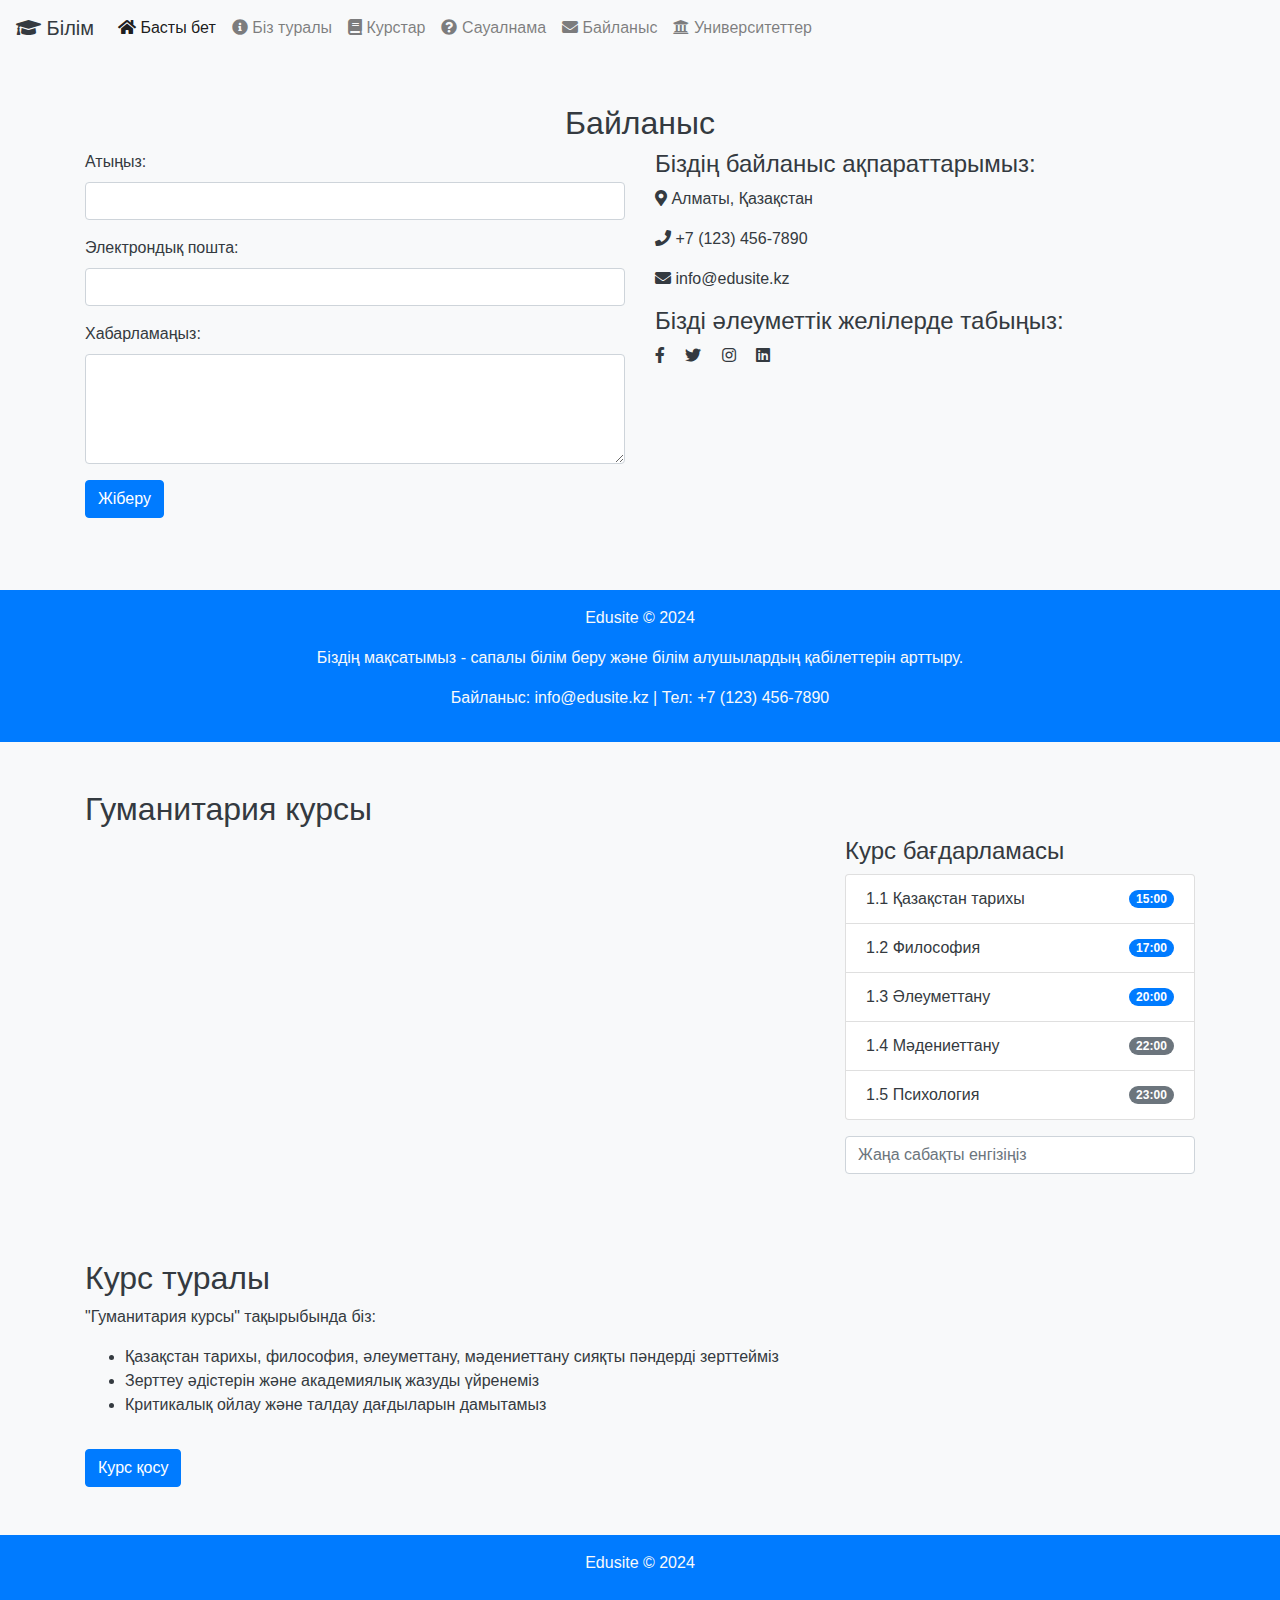
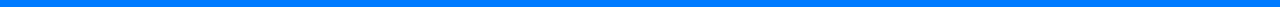
<file: humanities-course.html>
<!DOCTYPE html>
<html lang="kk">
<head>
    <meta charset="UTF-8">
    <meta name="viewport" content="width=device-width, initial-scale=1.0">
    <title>Гуманитария курсы</title>
    <link rel="stylesheet" href="https://stackpath.bootstrapcdn.com/bootstrap/4.5.2/css/bootstrap.min.css">
    <link rel="stylesheet" href="humanities-course.css">
    <!-- Favicon қосу -->
    <link rel="apple-touch-icon" sizes="180x180" href="favicon.ico/apple-touch-icon.png">
     <link rel="icon" type="image/png" sizes="32x32" href="favicon.ico/favicon-32x32.png">
     <link rel="icon" type="image/png" sizes="16x16" href="favicon.ico/favicon-16x16.png">
     <link rel="manifest" href="favicon.ico/site.webmanifest">
     <link rel="mask-icon" href="favicon.ico/safari-pinned-tab.svg" color="#5bbad5">
     <meta name="msapplication-TileColor" content="#da532c">
     <meta name="theme-color" content="#ffffff">
    <link rel="stylesheet" href="https://cdnjs.cloudflare.com/ajax/libs/font-awesome/5.15.4/css/all.min.css">
    <link rel="stylesheet" href="https://cdnjs.cloudflare.com/ajax/libs/font-awesome/5.15.4/css/all.min.css">
</head>
<body>
    <!-- Навигациялық панель -->
    <nav class="navbar navbar-expand-lg navbar-light bg-light">
        <a class="navbar-brand" href="#"><i class="fas fa-graduation-cap"></i> Білім</a>
        <button class="navbar-toggler" type="button" data-toggle="collapse" data-target="#navbarNav" aria-controls="navbarNav" aria-expanded="false" aria-label="Toggle navigation">
            <span class="navbar-toggler-icon"></span>
        </button>
        <div class="collapse navbar-collapse" id="navbarNav">
            <ul class="navbar-nav">
                <li class="nav-item active">
                    <a class="nav-link" href="index.html"><i class="fas fa-home"></i> Басты бет</a>
                </li>
                <li class="nav-item">
                    <a class="nav-link" href="about.html"><i class="fas fa-info-circle"></i> Біз туралы</a>
                </li>
                <li class="nav-item">
                    <a class="nav-link" href="courses.html"><i class="fas fa-book"></i> Курстар</a>
                </li>
                <li class="nav-item">
                    <a class="nav-link" href="quiz.html"><i class="fas fa-question-circle"></i> Сауалнама</a>
                </li>
                <li class="nav-item">
                    <a class="nav-link" href="contact.html"><i class="fas fa-envelope"></i> Байланыс</a>
                </li>
                <li class="nav-item">
                    <a class="nav-link" href="university.html"><i class="fas fa-university"></i> Университеттер</a>
                </li>
            </ul>
        </div>
    </nav>

    <!-- Байланыс бөлімі -->
    <div class="container mt-5">
        <h2 class="text-center">Байланыс</h2>
        <div class="row">
            <div class="col-md-6">
                <form id="contactForm">
                    <div class="form-group">
                        <label for="name">Атыңыз:</label>
                        <input type="text" class="form-control" id="name" required>
                    </div>
                    <div class="form-group">
                        <label for="email">Электрондық пошта:</label>
                        <input type="email" class="form-control" id="email" required>
                    </div>
                    <div class="form-group">
                        <label for="message">Хабарламаңыз:</label>
                        <textarea class="form-control" id="message" rows="4" required></textarea>
                    </div>
                    <button type="submit" class="btn btn-primary">Жіберу</button>
                </form>
                <div id="formResult" class="mt-4"></div>
            </div>
            <div class="col-md-6">
                <h4>Біздің байланыс ақпараттарымыз:</h4>
                <p><i class="fas fa-map-marker-alt"></i> Алматы, Қазақстан</p>
                <p><i class="fas fa-phone"></i> +7 (123) 456-7890</p>
                <p><i class="fas fa-envelope"></i> info@edusite.kz</p>
                <h4>Бізді әлеуметтік желілерде табыңыз:</h4>
                <p>
                    <a href="#" class="text-dark mr-3"><i class="fab fa-facebook-f"></i></a>
                    <a href="#" class="text-dark mr-3"><i class="fab fa-twitter"></i></a>
                    <a href="#" class="text-dark mr-3"><i class="fab fa-instagram"></i></a>
                    <a href="#" class="text-dark"><i class="fab fa-linkedin"></i></a>
                </p>
            </div>
        </div>
    </div>

    <!-- Футер -->
    <footer class="bg-primary text-light text-center py-3 mt-5">
        <div class="container">
            <p>Edusite &copy; 2024</p>
            <p>Біздің мақсатымыз - сапалы білім беру және білім алушылардың қабілеттерін арттыру.</p>
            <p>Байланыс: info@edusite.kz | Тел: +7 (123) 456-7890</p>
        </div>
    </footer>

    <!-- JavaScript функциялары -->
    <script src="https://code.jquery.com/jquery-3.5.1.slim.min.js"></script>
    <script src="https://cdn.jsdelivr.net/npm/@popperjs/core@2.5.3/dist/umd/popper.min.js"></script>
    <script src="https://stackpath.bootstrapcdn.com/bootstrap/4.5.2/js/bootstrap.min.js"></script>
    <script src="contact.js"></script>
</body>
</html>

    <!-- Курс туралы ақпарат -->
    <div class="container mt-5">
        <h2 class="course-title">Гуманитария курсы</h2>
        <div class="row">
            <div class="col-md-8">
                <div class="video-container">
                    <iframe width="100%" height="415" src="https://www.youtube.com/embed/ADNjAgYxVxQ" frameborder="0" allow="accelerometer; autoplay; encrypted-media; gyroscope; picture-in-picture" allowfullscreen></iframe>
                </div>
                <h2>Курс туралы</h2>
                <p>"Гуманитария курсы" тақырыбында біз:</p>
                <ul id="courseList">
                    <li>Қазақстан тарихы, философия, әлеуметтану, мәдениеттану сияқты пәндерді зерттейміз</li>
                    <li>Зерттеу әдістерін және академиялық жазуды үйренеміз</li>
                    <li>Критикалық ойлау және талдау дағдыларын дамытамыз</li>
                </ul>
                <button id="courseButton" class="btn btn-primary mt-3">Курс қосу</button>
            </div>
            <div class="col-md-4">
                <h4>Курс бағдарламасы</h4>
                <ol id="programList" class="list-group">
                    <li class="list-group-item d-flex justify-content-between align-items-center">
                        1.1 Қазақстан тарихы
                        <span class="badge badge-primary badge-pill">15:00</span>
                    </li>
                    <li class="list-group-item d-flex justify-content-between align-items-center">
                        1.2 Философия
                        <span class="badge badge-primary badge-pill">17:00</span>
                    </li>
                    <li class="list-group-item d-flex justify-content-between align-items-center">
                        1.3 Әлеуметтану
                        <span class="badge badge-primary badge-pill">20:00</span>
                    </li>
                    <li class="list-group-item d-flex justify-content-between align-items-center">
                        1.4 Мәдениеттану
                        <span class="badge badge-secondary badge-pill">22:00</span>
                    </li>
                    <li class="list-group-item d-flex justify-content-between align-items-center">
                        1.5 Психология
                        <span class="badge badge-secondary badge-pill">23:00</span>
                    </li>
                </ol>
                <input type="text" id="newLesson" class="form-control mt-3" placeholder="Жаңа сабақты енгізіңіз">
            </div>
        </div>
    </div>

    <!-- Футер -->
    <footer class="bg-primary text-light text-center py-3 mt-5">
        <div class="container">
            <p>Edusite &copy; 2024</p>
        </div>
    </footer>

    <script src="https://code.jquery.com/jquery-3.5.1.slim.min.js"></script>
    <script src="https://cdn.jsdelivr.net/npm/@popperjs/core@2.5.3/dist/umd/popper.min.js"></script>
    <script src="https://stackpath.bootstrapcdn.com/bootstrap/4.5.2/js/bootstrap.min.js"></script>
    <script src="humanities-course.js"></script>
</body>
</html>
</file>
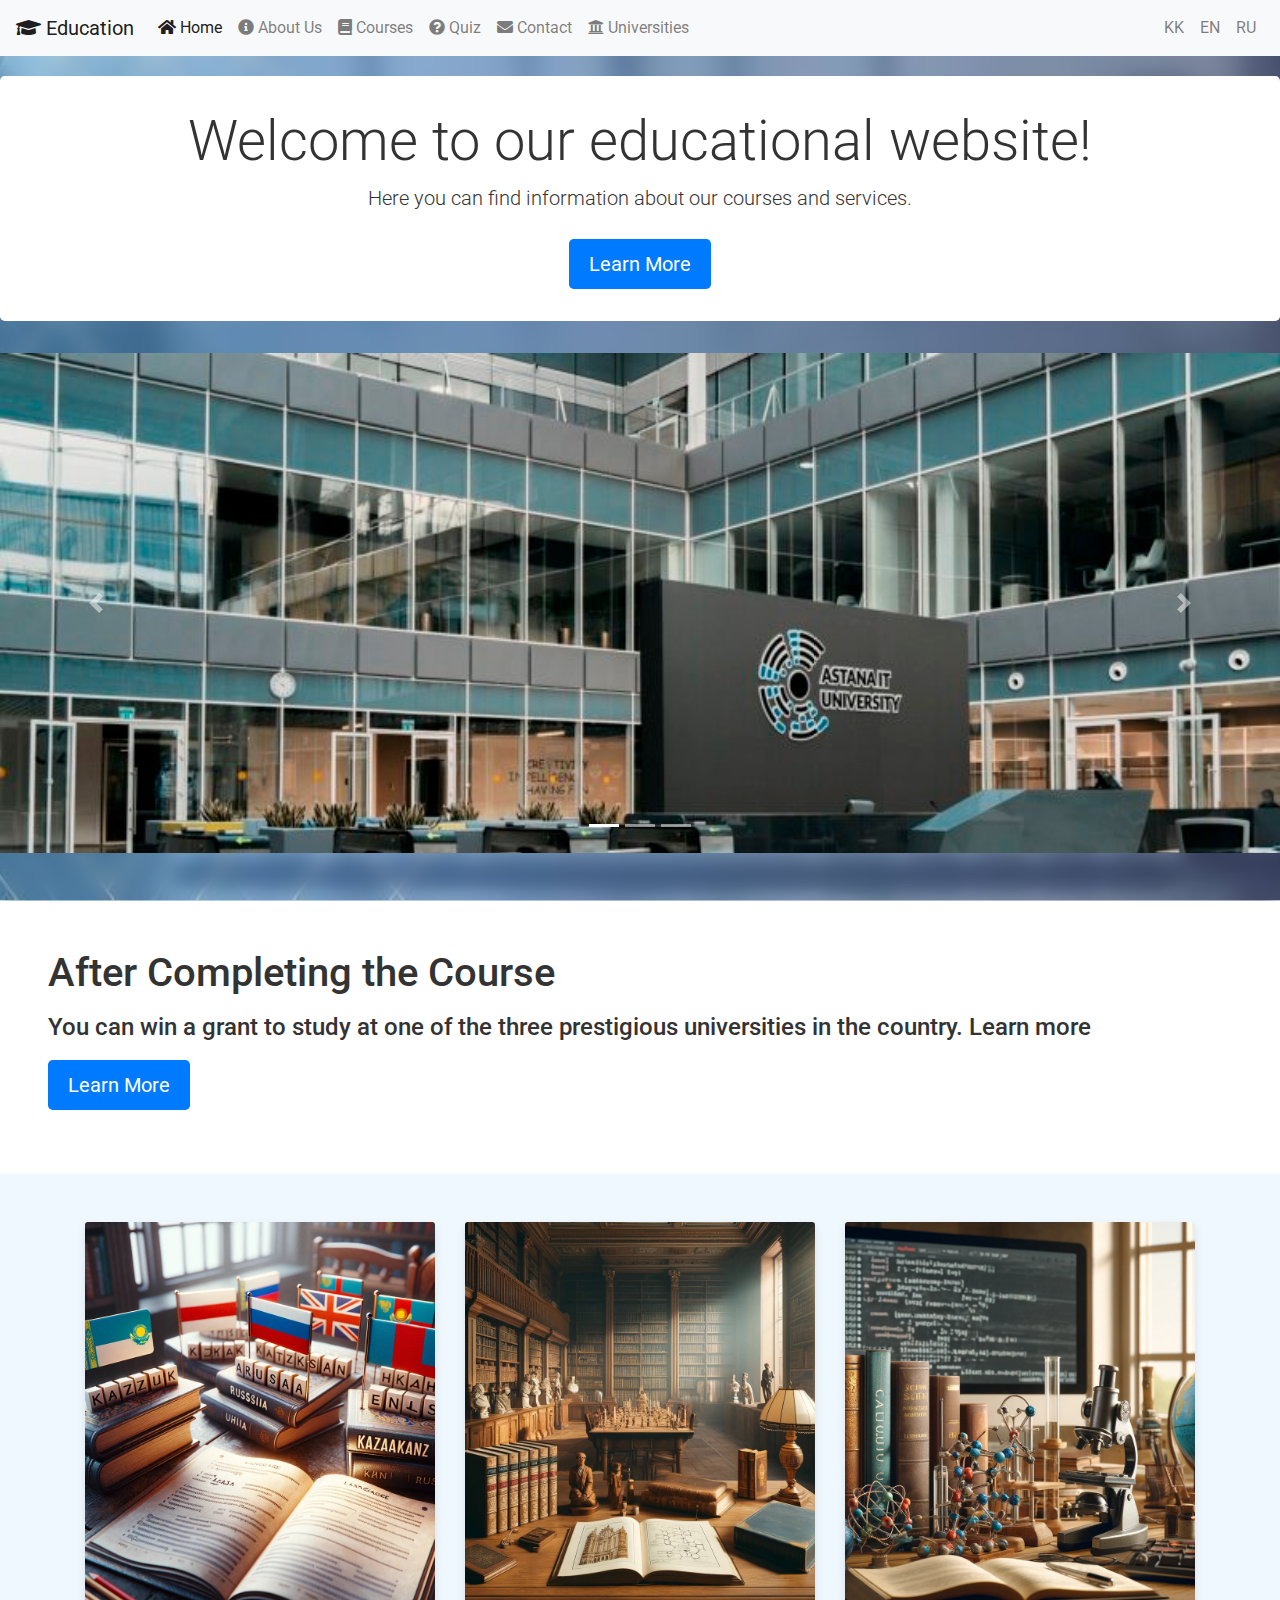
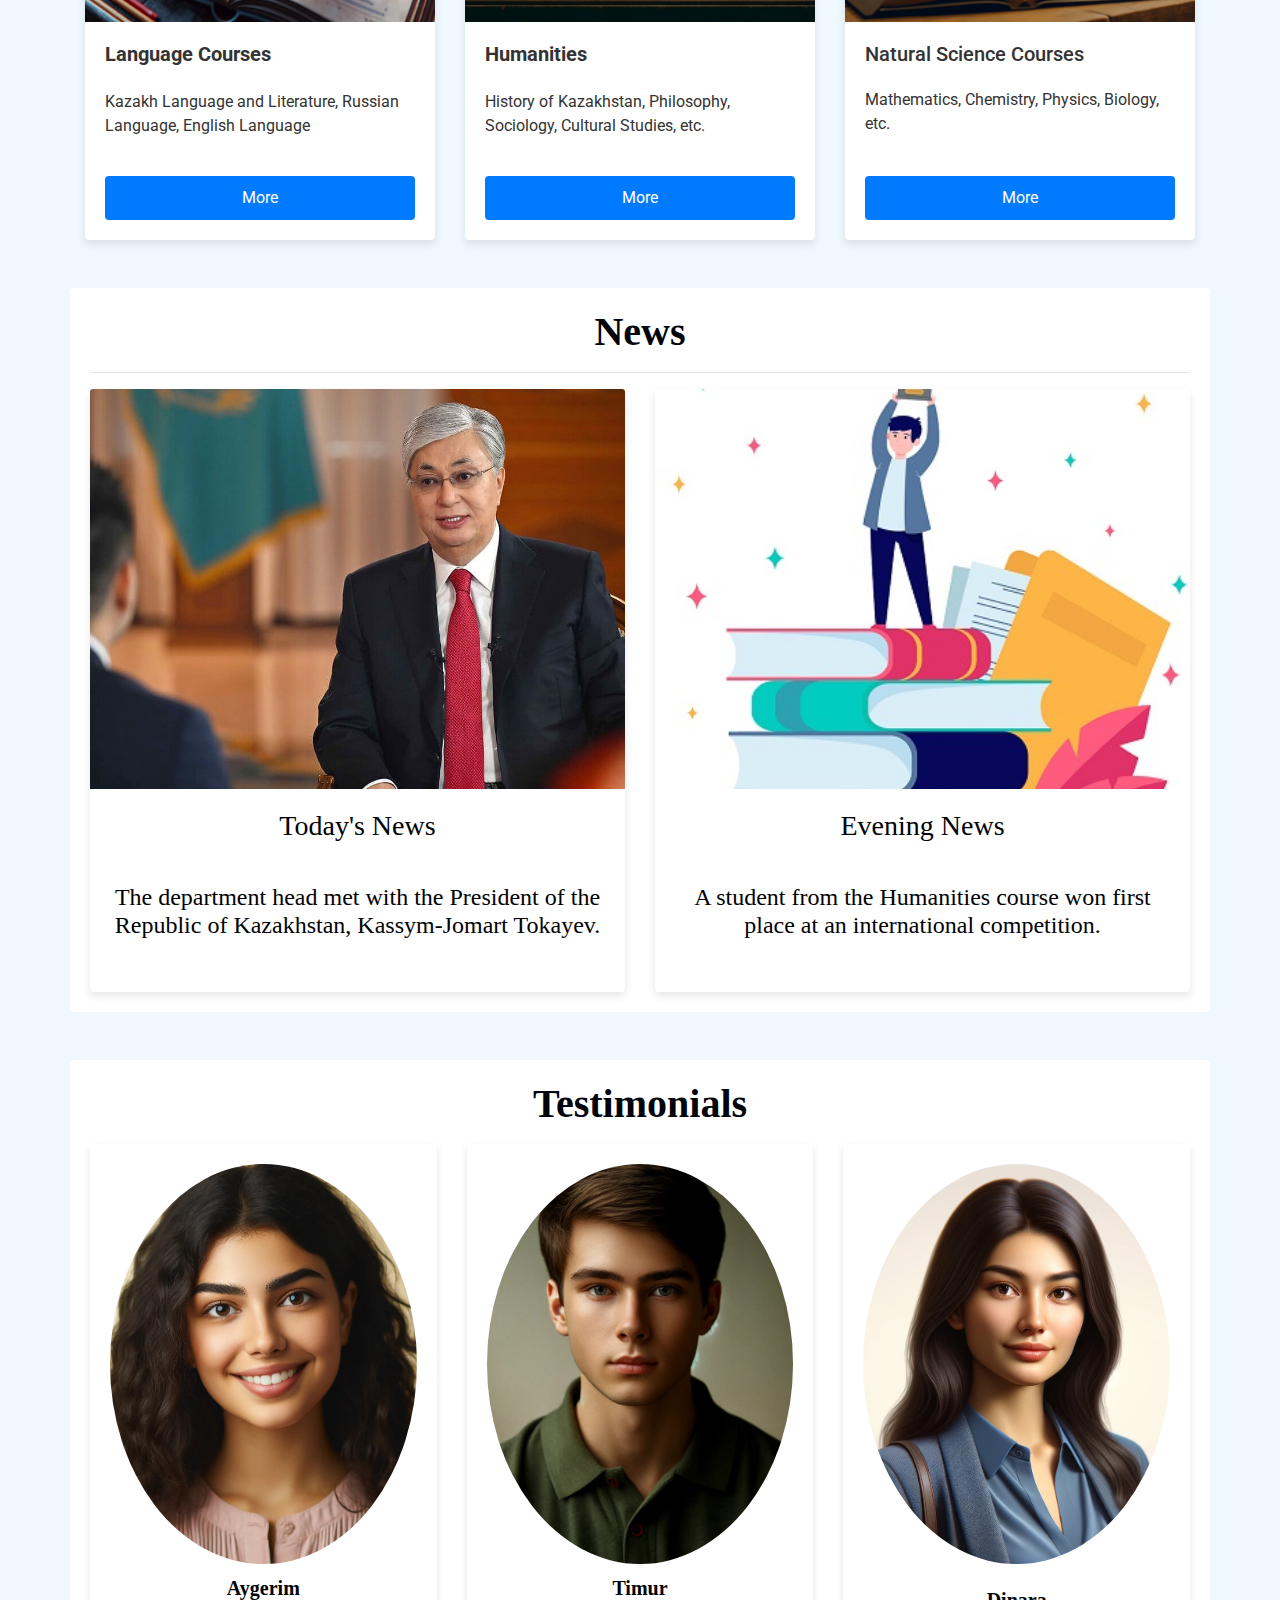
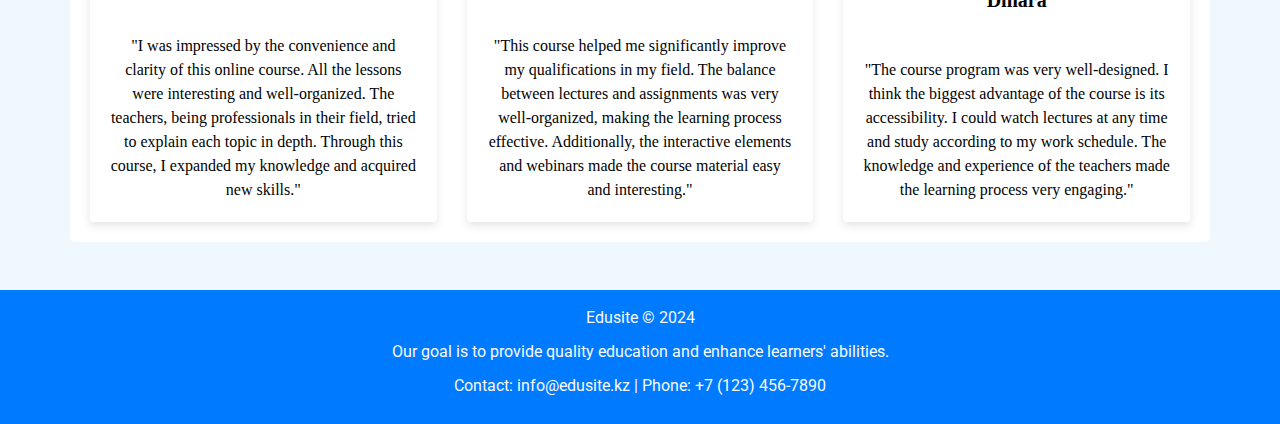
<file: index.en.html>
<!DOCTYPE html>
<html lang="en">
<head>
    <meta charset="UTF-8">
    <meta name="viewport" content="width=device-width, initial-scale=1.0">
    <title>Education - Home</title>
    <link rel="stylesheet" href="https://stackpath.bootstrapcdn.com/bootstrap/4.5.2/css/bootstrap.min.css">
    <link rel="stylesheet" href="style.css">
   
    <link href="https://fonts.googleapis.com/css2?family=Roboto:wght@400;700&display=swap" rel="stylesheet">
     <!-- Adding Favicon -->
     <link rel="apple-touch-icon" sizes="180x180" href="favicon.ico/apple-touch-icon.png">
     <link rel="icon" type="image/png" sizes="32x32" href="favicon.ico/favicon-32x32.png">
     <link rel="icon" type="image/png" sizes="16x16" href="favicon.ico/favicon-16x16.png">
     <link rel="manifest" href="favicon.ico/site.webmanifest">
     <link rel="mask-icon" href="favicon.ico/safari-pinned-tab.svg" color="#5bbad5">
     <meta name="msapplication-TileColor" content="#da532c">
     <meta name="theme-color" content="#ffffff">
     <!-- Adding Font Awesome -->
     <link rel="stylesheet" href="https://cdnjs.cloudflare.com/ajax/libs/font-awesome/5.15.4/css/all.min.css">
</head>
<body>
    <!-- Navigation Bar -->
    <nav class="navbar navbar-expand-lg navbar-light bg-light">
        <a class="navbar-brand" href="#"><i class="fas fa-graduation-cap"></i> Education</a>
        <button class="navbar-toggler" type="button" data-toggle="collapse" data-target="#navbarNav" aria-controls="navbarNav" aria-expanded="false" aria-label="Toggle navigation">
            <span class="navbar-toggler-icon"></span>
        </button>
        <div class="collapse navbar-collapse" id="navbarNav">
            <ul class="navbar-nav">
                <li class="nav-item active">
                    <a class="nav-link" href="index.html"><i class="fas fa-home"></i> Home</a>
                </li>
                <li class="nav-item">
                    <a class="nav-link" href="about.html"><i class="fas fa-info-circle"></i> About Us</a>
                </li>
                <li class="nav-item">
                    <a class="nav-link" href="courses.html"><i class="fas fa-book"></i> Courses</a>
                </li>
                <li class="nav-item">
                    <a class="nav-link" href="quiz.html"><i class="fas fa-question-circle"></i> Quiz</a>
                </li>
                <li class="nav-item">
                    <a class="nav-link" href="contact.html"><i class="fas fa-envelope"></i> Contact</a>
                </li>
                <li class="nav-item">
                    <a class="nav-link" href="university.html"><i class="fas fa-university"></i> Universities</a>
                </li>
            </ul>
            <ul class="navbar-nav ml-auto">
                <li class="nav-item">
                    <a class="nav-link" href="index.html">KK</a>
                </li>
                <li class="nav-item">
                    <a class="nav-link" href="index_en.html">EN</a>
                </li>
                <li class="nav-item">
                    <a class="nav-link" href="index_ru.html">RU</a>
                </li>
            </ul>
        </div>
    </nav>

    <!-- Jumbotron -->
    <div class="jumbotron text-center">
        <h1 class="display-4">Welcome to our educational website!</h1>
        <p class="lead">Here you can find information about our courses and services.</p>
        <a class="btn btn-primary btn-lg" href="about.html" role="button">Learn More</a>
    </div>

    <!-- Carousel -->
    <div id="imageCarousel" class="carousel slide" data-ride="carousel">
        <!-- Indicators -->
        <ol class="carousel-indicators">
            <li data-target="#imageCarousel" data-slide-to="0" class="active"></li>
            <li data-target="#imageCarousel" data-slide-to="1"></li>
            <li data-target="#imageCarousel" data-slide-to="2"></li>
        </ol>

        <!-- Slides -->
        <div class="carousel-inner">
            <div class="carousel-item active">
                <img src="aitu.jpg" class="d-block w-100" alt="First Image">
            </div>
            <div class="carousel-item">
                <img src="mnu.jpg" class="d-block w-100" alt="Second Image">
            </div>
            <div class="carousel-item">
                <img src="sdu.jpg" class="d-block w-100" alt="Third Image">
            </div>
        </div>

        <!-- Controls -->
        <a class="carousel-control-prev" href="#imageCarousel" role="button" data-slide="prev">
            <span class="carousel-control-prev-icon" aria-hidden="true"></span>
            <span class="sr-only">Previous</span>
        </a>
        <a class="carousel-control-next" href="#imageCarousel" role="button" data-slide="next">
            <span class="carousel-control-next-icon" aria-hidden="true"></span>
            <span class="sr-only">Next</span>
        </a>
    </div>

    <!-- After Course Completion -->
    <div class="container-fluid bg-white p-5 my-5">
        <h1>After Completing the Course</h1>
        <p><h4>You can win a grant to study at one of the three prestigious universities in the country. Learn more</h4> <a class="btn btn-primary btn-lg" href="about.html" role="button">Learn More</a></p>
    </div>

    <!-- Cards -->
    <div class="container mt-4">
        <div class="row">
            <div class="col-md-4">
                <div class="card mb-4 custom-card">
                    <img src="course1.jpg" class="card-img-top" alt="Course 1">
                    <div class="card-body">
                        <h5 class="card-title">Language Courses</h5>
                        <p class="card-text">Kazakh Language and Literature, Russian Language, English Language</p>
                        <a href="courses.html" class="btn btn-primary">More</a>
                    </div>
                </div>
            </div>
            <div class="col-md-4">
                <div class="card mb-4 custom-card">
                    <img src="course2.jpg" class="card-img-top" alt="Course 2">
                    <div class="card-body">
                        <h5 class="card-title">Humanities</h5>
                        <p class="card-text">History of Kazakhstan, Philosophy, Sociology, Cultural Studies, etc.</p>
                        <a href="courses.html" class="btn btn-primary">More</a>
                    </div>
                </div>
            </div>
            <div class="col-md-4">
                <div class="card mb-4 custom-card">
                    <img src="course3.jpg" class="card-img-top" alt="Course 3">
                    <div class="card-body">
                        <h5>Natural Science Courses</h5>
                        <p class="card-text">Mathematics, Chemistry, Physics, Biology, etc.</p>
                        <a href="courses.html" class="btn btn-primary">More</a>
                    </div>
                </div>
            </div>
        </div>
    </div>

    <!-- News Section -->
    <div class="container mt-5">
        <h2 class="section-title">News</h2>
        <hr>
        <div class="row">
            <div class="col-md-6">
                <div class="card mb-4 custom-card">
                    <img src="news1.jpg" class="card-img-top" alt="News 1">
                    <div class="card-body">
                        <h3>Today's News</h3>
                        <p class="card-text"><h4>The department head met with the President of the Republic of Kazakhstan, Kassym-Jomart Tokayev.</h4></p>
                    </div>
                </div>
            </div>
            <div class="col-md-6">
                <div class="card mb-4 custom-card">
                    <img src="news2.jpg" class="card-img-top" alt="News 2">
                    <div class="card-body">
                        <h3>Evening News</h3>
                        <p class="card-text"><h4>A student from the Humanities course won first place at an international competition.</h4></p>
                    </div>
                </div>
            </div>
        </div>
    </div>

    <!-- Testimonials Section -->
    <div class="container mt-5 mb-5">
        <h2 class="section-title">Testimonials</h2>
        <div class="row">
            <div class="col-md-4">
                <div class="card mb-4 custom-card">
                    <div class="card-body">
                        <img src="student1.jpg" alt="Language course student" class="rounded-circle social-icon">
                        <h5 class="card-title">Aygerim</h5>
                        <div class="social-review">
                            <p class="card-text">"I was impressed by the convenience and clarity of this online course. All the lessons were interesting and well-organized. The teachers, being professionals in their field, tried to explain each topic in depth. Through this course, I expanded my knowledge and acquired new skills."</p>
                        </div>
                    </div>
                </div>
            </div>
            <div class="col-md-4">
                <div class="card mb-4 custom-card">
                    <div class="card-body">
                        <img src="student2.jpg" alt="Humanities course student" class="rounded-circle social-icon">
                        <h5 class="card-title">Timur</h5>
                        <div class="social-review">
                            <p class="card-text">"This course helped me significantly improve my qualifications in my field. The balance between lectures and assignments was very well-organized, making the learning process effective. Additionally, the interactive elements and webinars made the course material easy and interesting."</p>
                        </div>
                    </div>
                </div>
            </div>
            <div class="col-md-4">
                <div class="card mb-4 custom-card">
                    <div class="card-body">
                        <img src="student3.jpg" alt="Natural Science course student" class="rounded-circle social-icon">
                        <h5 class="card-title">Dinara</h5>
                        <div class="social-review">
                            <p class="card-text">"The course program was very well-designed. I think the biggest advantage of the course is its accessibility. I could watch lectures at any time and study according to my work schedule. The knowledge and experience of the teachers made the learning process very engaging."</p>
                        </div>
                    </div>
                </div>
            </div>
        </div>
    </div>

    <!-- Footer -->
    <footer class="bg-primary text-light text-center py-3">
        <div class="container">
            <p>Edusite &copy; 2024</p>
            <p>Our goal is to provide quality education and enhance learners' abilities.</p>
            <p>Contact: info@edusite.kz | Phone: +7 (123) 456-7890</p>
        </div>
    </footer>

    <!-- JavaScript functions -->
    <script src="https://code.jquery.com/jquery-3.5.1.slim.min.js"></script>
    <script src="https://cdn.jsdelivr.net/npm/@popperjs/core@2.5.3/dist/umd/popper.min.js"></script>
    <script src="https://stackpath.bootstrapcdn.com/bootstrap/4.5.2/js/bootstrap.min.js"></script>
    <script src="script.js"></script>
</body>
</html>
</file>
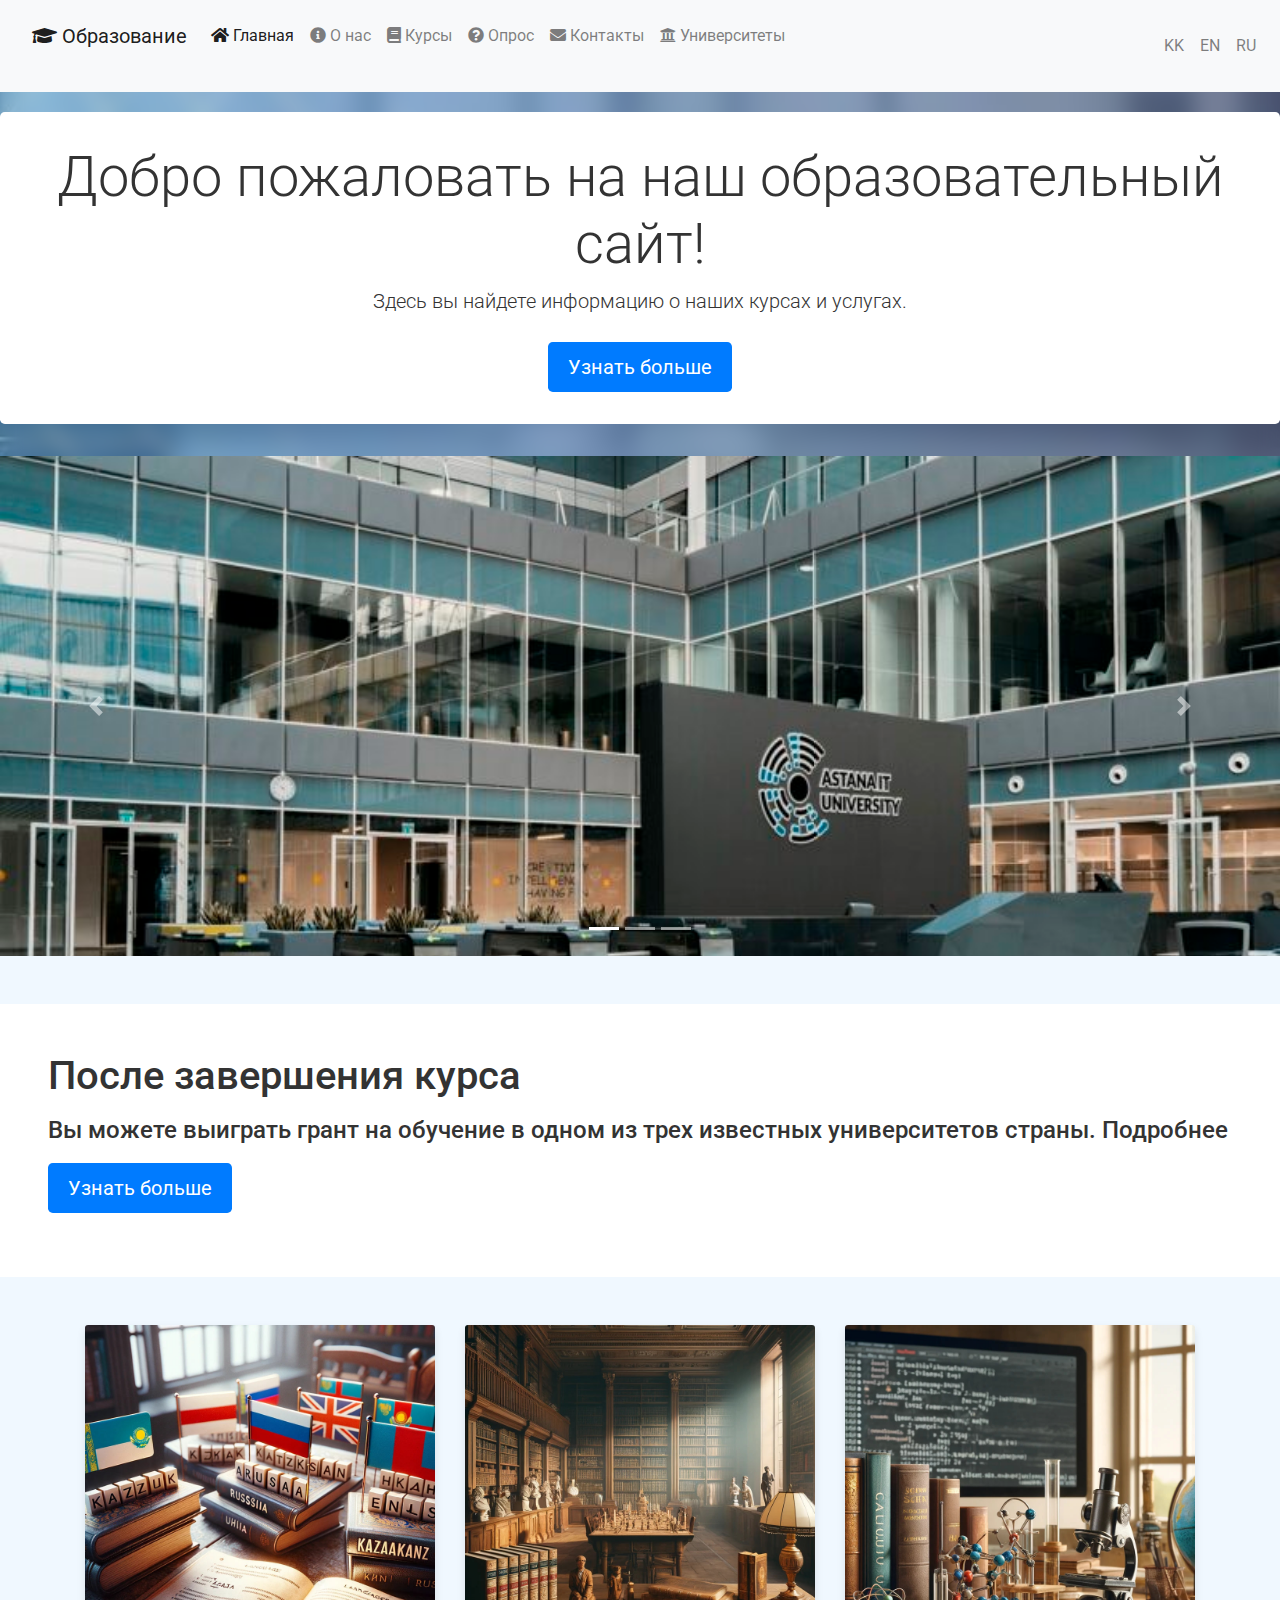
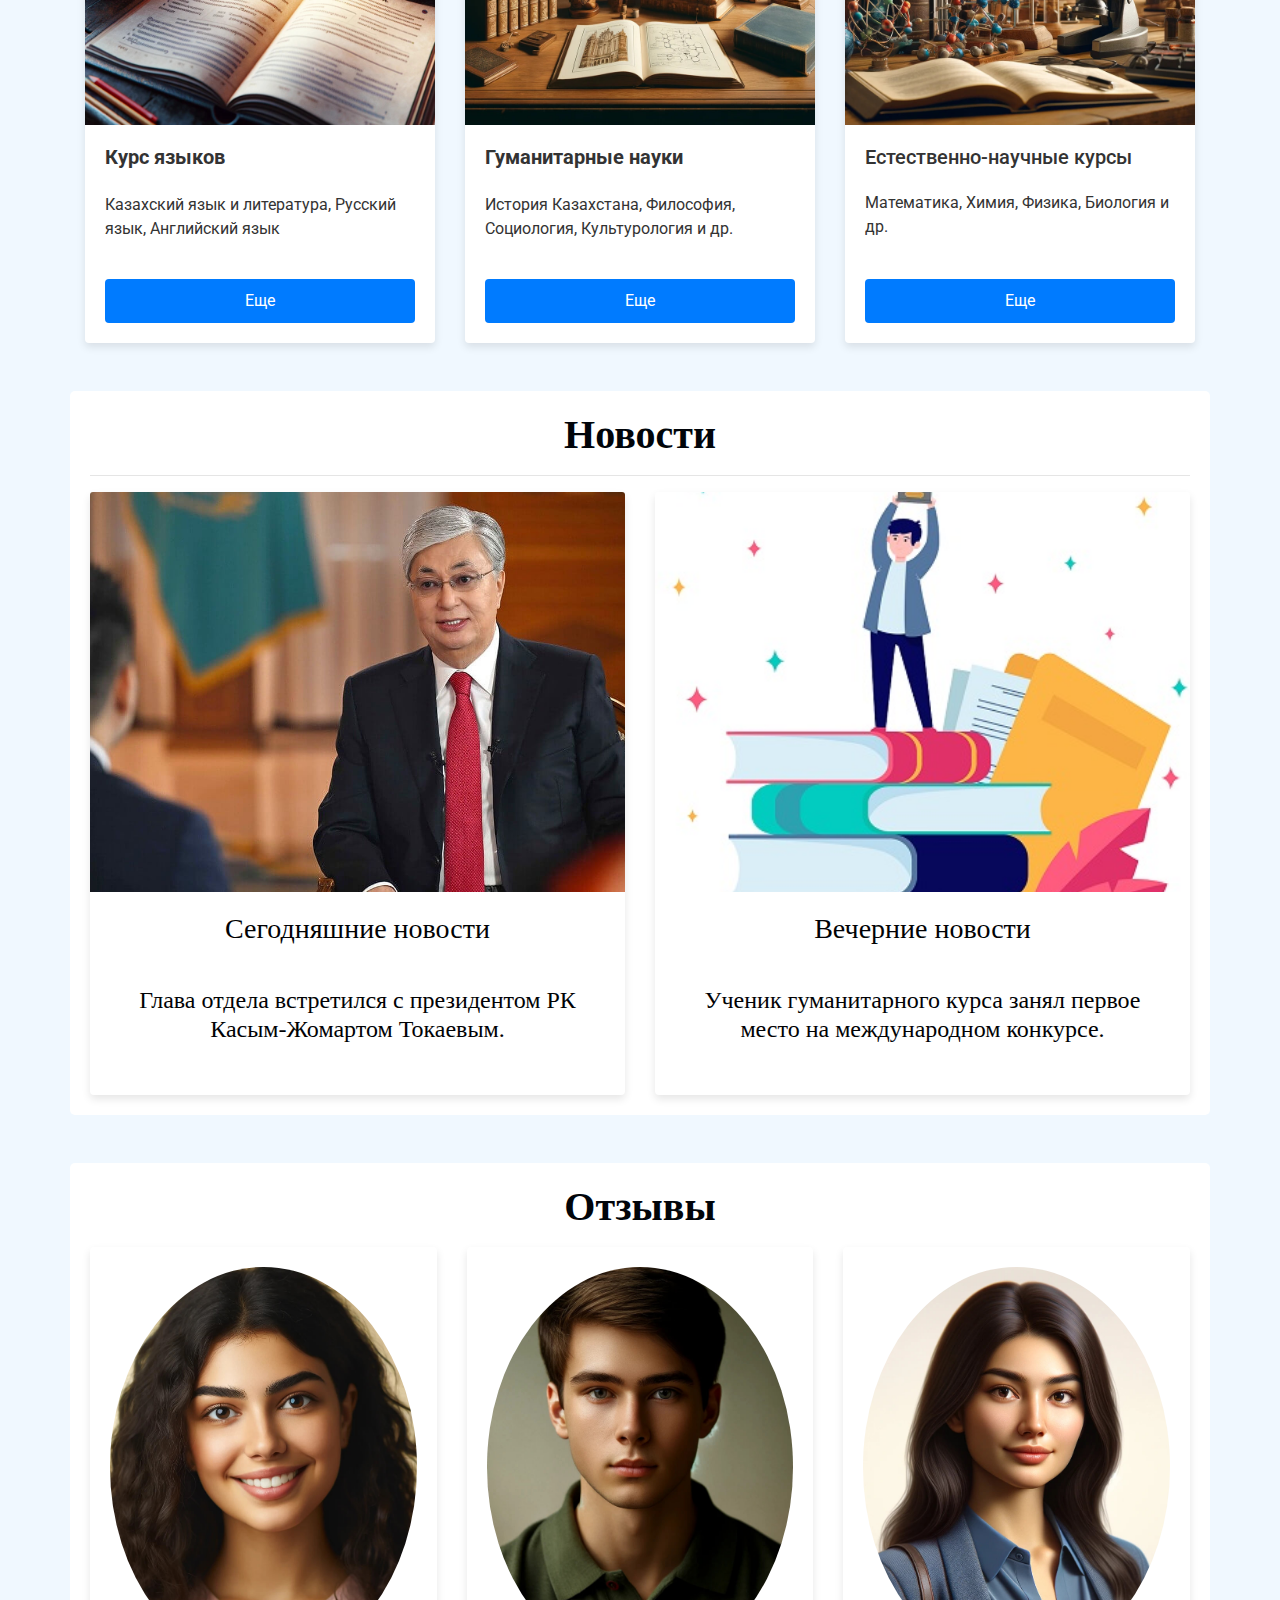
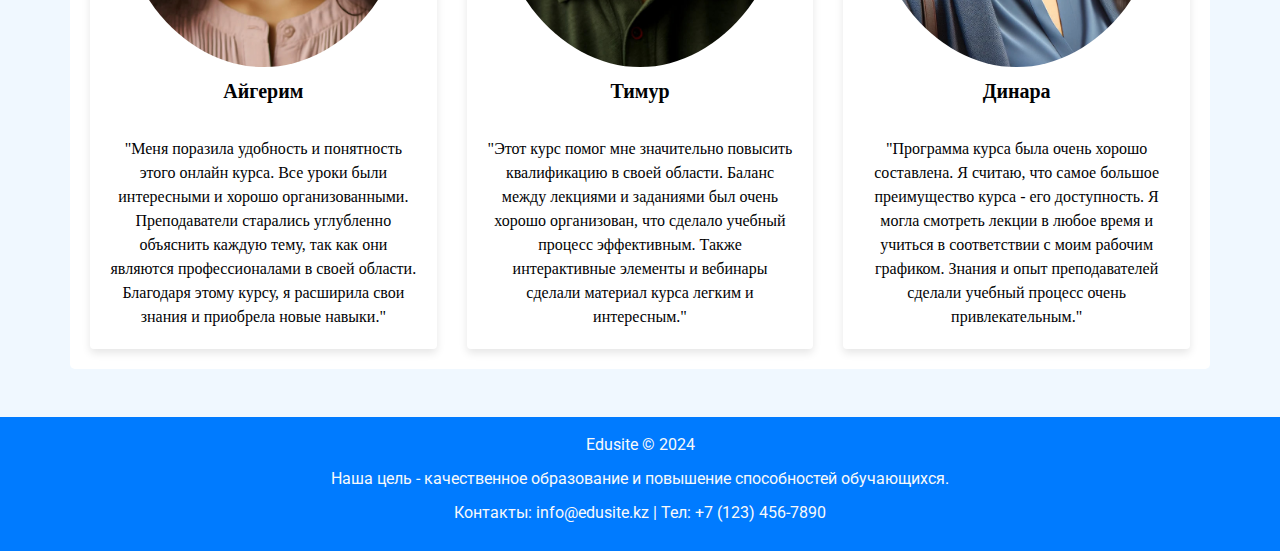
<file: index.ru.html>
<!DOCTYPE html>
<html lang="ru">
<head>
    <meta charset="UTF-8">
    <meta name="viewport" content="width=device-width, initial-scale=1.0">
    <title>Образование - Главная</title>
    <link rel="stylesheet" href="https://stackpath.bootstrapcdn.com/bootstrap/4.5.2/css/bootstrap.min.css">
    <link rel="stylesheet" href="style.css">
   
    <link href="https://fonts.googleapis.com/css2?family=Roboto:wght@400;700&display=swap" rel="stylesheet">
     <!-- Добавление Favicon -->
     <link rel="apple-touch-icon" sizes="180x180" href="favicon.ico/apple-touch-icon.png">
     <link rel="icon" type="image/png" sizes="32x32" href="favicon.ico/favicon-32x32.png">
     <link rel="icon" type="image/png" sizes="16x16" href="favicon.ico/favicon-16x16.png">
     <link rel="manifest" href="favicon.ico/site.webmanifest">
     <link rel="mask-icon" href="favicon.ico/safari-pinned-tab.svg" color="#5bbad5">
     <meta name="msapplication-TileColor" content="#da532c">
     <meta name="theme-color" content="#ffffff">
     <!-- Добавление Font Awesome -->
     <link rel="stylesheet" href="https://cdnjs.cloudflare.com/ajax/libs/font-awesome/5.15.4/css/all.min.css">

</head>
<body>
    <!-- Навигационная панель -->
    <nav class="navbar navbar-expand-lg navbar-light bg-light">
        <link rel="stylesheet" href="https://cdnjs.cloudflare.com/ajax/libs/font-awesome/5.15.4/css/all.min.css">
</head>
<body>
    <!-- Навигационная панель -->
    <nav class="navbar navbar-expand-lg navbar-light bg-light">
        <a class="navbar-brand" href="#"><i class="fas fa-graduation-cap"></i> Образование</a>
        <button class="navbar-toggler" type="button" data-toggle="collapse" data-target="#navbarNav" aria-controls="navbarNav" aria-expanded="false" aria-label="Toggle navigation">
            <span class="navbar-toggler-icon"></span>
        </button>
        <div class="collapse navbar-collapse" id="navbarNav">
            <ul class="navbar-nav">
                <li class="nav-item active">
                    <a class="nav-link" href="index.html"><i class="fas fa-home"></i> Главная</a>
                </li>
                <li class="nav-item">
                    <a class="nav-link" href="about.html"><i class="fas fa-info-circle"></i> О нас</a>
                </li>
                <li class="nav-item">
                    <a class="nav-link" href="courses.html"><i class="fas fa-book"></i> Курсы</a>
                </li>
                <li class="nav-item">
                    <a class="nav-link" href="quiz.html"><i class="fas fa-question-circle"></i> Опрос</a>
                </li>
                <li class="nav-item">
                    <a class="nav-link" href="contact.html"><i class="fas fa-envelope"></i> Контакты</a>
                </li>
                <li class="nav-item">
                    <a class="nav-link" href="university.html"><i class="fas fa-university"></i> Университеты</a>
                </li>
            </ul>
        </div>
    </nav>

            </ul>
            <ul class="navbar-nav ml-auto">
                <li class="nav-item">
                    <a class="nav-link" href="index.html">KK</a>
                </li>
                <li class="nav-item">
                    <a class="nav-link" href="index.en.html">EN</a>
                </li>
                <li class="nav-item">
                    <a class="nav-link" href="index.ru.html">RU</a>
                </li>
            </ul>
        </div>
    </nav>

    <!-- Джумботрон -->
    <div class="jumbotron text-center">
        <h1 class="display-4">Добро пожаловать на наш образовательный сайт!</h1>
        <p class="lead">Здесь вы найдете информацию о наших курсах и услугах.</p>
        <a class="btn btn-primary btn-lg" href="about.html" role="button">Узнать больше</a>
    </div>

    <!-- Карусель -->
    <div id="imageCarousel" class="carousel slide" data-ride="carousel">
        <!-- Индикаторы -->
        <ol class="carousel-indicators">
            <li data-target="#imageCarousel" data-slide-to="0" class="active"></li>
            <li data-target="#imageCarousel" data-slide-to="1"></li>
            <li data-target="#imageCarousel" data-slide-to="2"></li>
        </ol>

        <!-- Слайды -->
        <div class="carousel-inner">
            <div class="carousel-item active">
                <img src="aitu.jpg" class="d-block w-100" alt="First Image">
            </div>
            <div class="carousel-item">
                <img src="mnu.jpg" class="d-block w-100" alt="Second Image">
            </div>
            <div class="carousel-item">
                <img src="sdu.jpg" class="d-block w-100" alt="Third Image">
            </div>
        </div>

        <!-- Управляющие элементы -->
        <a class="carousel-control-prev" href="#imageCarousel" role="button" data-slide="prev">
            <span class="carousel-control-prev-icon" aria-hidden="true"></span>
            <span class="sr-only">Предыдущий</span>
        </a>
        <a class="carousel-control-next" href="#imageCarousel" role="button" data-slide="next">
            <span class="carousel-control-next-icon" aria-hidden="true"></span>
            <span class="sr-only">Следующий</span>
        </a>
    </div>

    <!-- Информация после окончания курса -->
    <div class="container-fluid bg-white p-5 my-5">
        <h1>После завершения курса</h1>
        <p><h4>Вы можете выиграть грант на обучение в одном из трех известных университетов страны. Подробнее</h4> <a class="btn btn-primary btn-lg" href="about.html" role="button">Узнать больше</a></p>
    </div>

    <!-- Карточки -->
    <div class="container mt-4">
        <div class="row">
            <div class="col-md-4">
                <div class="card mb-4 custom-card">
                    <img src="course1.jpg" class="card-img-top" alt="Курс 1">
                    <div class="card-body">
                        <h5 class="card-title">Курс языков</h5>
                        <p class="card-text">Казахский язык и литература, Русский язык, Английский язык</p>
                        <a href="courses.html" class="btn btn-primary">Еще</a>
                    </div>
                </div>
            </div>
            <div class="col-md-4">
                <div class="card mb-4 custom-card">
                    <img src="course2.jpg" class="card-img-top" alt="Курс 2">
                    <div class="card-body">
                        <h5 class="card-title">Гуманитарные науки</h5>
                        <p class="card-text">История Казахстана, Философия, Социология, Культурология и др.</p>
                        <a href="courses.html" class="btn btn-primary">Еще</a>
                    </div>
                </div>
            </div>
            <div class="col-md-4">
                <div class="card mb-4 custom-card">
                    <img src="course3.jpg" class="card-img-top" alt="Курс 3">
                    <div class="card-body">
                         <h5>Естественно-научные курсы</h5>
                        <p class="card-text">Математика, Химия, Физика, Биология и др.</p>
                        <a href="courses.html" class="btn btn-primary">Еще</a>
                    </div>
                </div>
            </div>
        </div>
    </div>

    <!-- Раздел новостей -->
    <div class="container mt-5">
        <h2 class="section-title">Новости</h2>
        <hr>
        <div class="row">
            <div class="col-md-6">
                <div class="card mb-4 custom-card">
                    <img src="news1.jpg" class="card-img-top" alt="Новость 1">
                    <div class="card-body">
                        <h3>Сегодняшние новости</h3>
                        <p class="card-text"><h4>Глава отдела встретился с президентом РК Касым-Жомартом Токаевым.</h4></p>
                    </div>
                </div>
            </div>
            <div class="col-md-6">
                <div class="card mb-4 custom-card">
                    <img src="news2.jpg" class="card-img-top" alt="Новость 2">
                    <div class="card-body">
                        <h3>Вечерние новости</h3>
                        <p class="card-text"><h4>Ученик гуманитарного курса занял первое место на международном конкурсе.</h4></p>
                    </div>
                </div>
            </div>
        </div>
    </div>

    <!-- Раздел отзывов -->
    <div class="container mt-5 mb-5">
        <h2 class="section-title">Отзывы</h2>
        <div class="row">
            <div class="col-md-4">
                <div class="card mb-4 custom-card">
                    <div class="card-body">
                        <img src="student1.jpg" alt="Ученик языковых курсов" class="rounded-circle social-icon">
                        <h5 class="card-title">Айгерим</h5>
                        <div class="social-review">
                            <p class="card-text">"Меня поразила удобность и понятность этого онлайн курса. Все уроки были интересными и хорошо организованными. Преподаватели старались углубленно объяснить каждую тему, так как они являются профессионалами в своей области. Благодаря этому курсу, я расширила свои знания и приобрела новые навыки."</p>
                        </div>
                    </div>
                </div>
            </div>
            <div class="col-md-4">
                <div class="card mb-4 custom-card">
                    <div class="card-body">
                        <img src="student2.jpg" alt="Ученик гуманитарных курсов" class="rounded-circle social-icon">
                        <h5 class="card-title">Тимур</h5>
                        <div class="social-review">
                            <p class="card-text">"Этот курс помог мне значительно повысить квалификацию в своей области. Баланс между лекциями и заданиями был очень хорошо организован, что сделало учебный процесс эффективным. Также интерактивные элементы и вебинары сделали материал курса легким и интересным."</p>
                        </div>
                    </div>
                </div>
            </div>
            <div class="col-md-4">
                <div class="card mb-4 custom-card">
                    <div class="card-body">
                        <img src="student3.jpg" alt="Ученик естественно-научных курсов" class="rounded-circle social-icon">
                        <h5 class="card-title">Динара</h5>
                        <div class="social-review">
                            <p class="card-text">"Программа курса была очень хорошо составлена. Я считаю, что самое большое преимущество курса - его доступность. Я могла смотреть лекции в любое время и учиться в соответствии с моим рабочим графиком. Знания и опыт преподавателей сделали учебный процесс очень привлекательным."</p>
                        </div>
                    </div>
                </div>
            </div>
        </div>
    </div>

    <!-- Футер -->
    <footer class="bg-primary text-light text-center py-3">
        <div class="container">
            <p>Edusite &copy; 2024</p>
            <p>Наша цель - качественное образование и повышение способностей обучающихся.</p>
            <p>Контакты: info@edusite.kz | Тел: +7 (123) 456-7890</p>
        </div>
    </footer>

    <!-- JavaScript функции -->
    <script src="https://code.jquery.com/jquery-3.5.1.slim.min.js"></script>
    <script src="https://cdn.jsdelivr.net/npm/@popperjs/core@2.5.3/dist/umd/popper.min.js"></script>
    <script src="https://stackpath.bootstrapcdn.com/bootstrap/4.5.2/js/bootstrap.min.js"></script>
    <script src="script.js"></script>
</body>
</html>
</file>
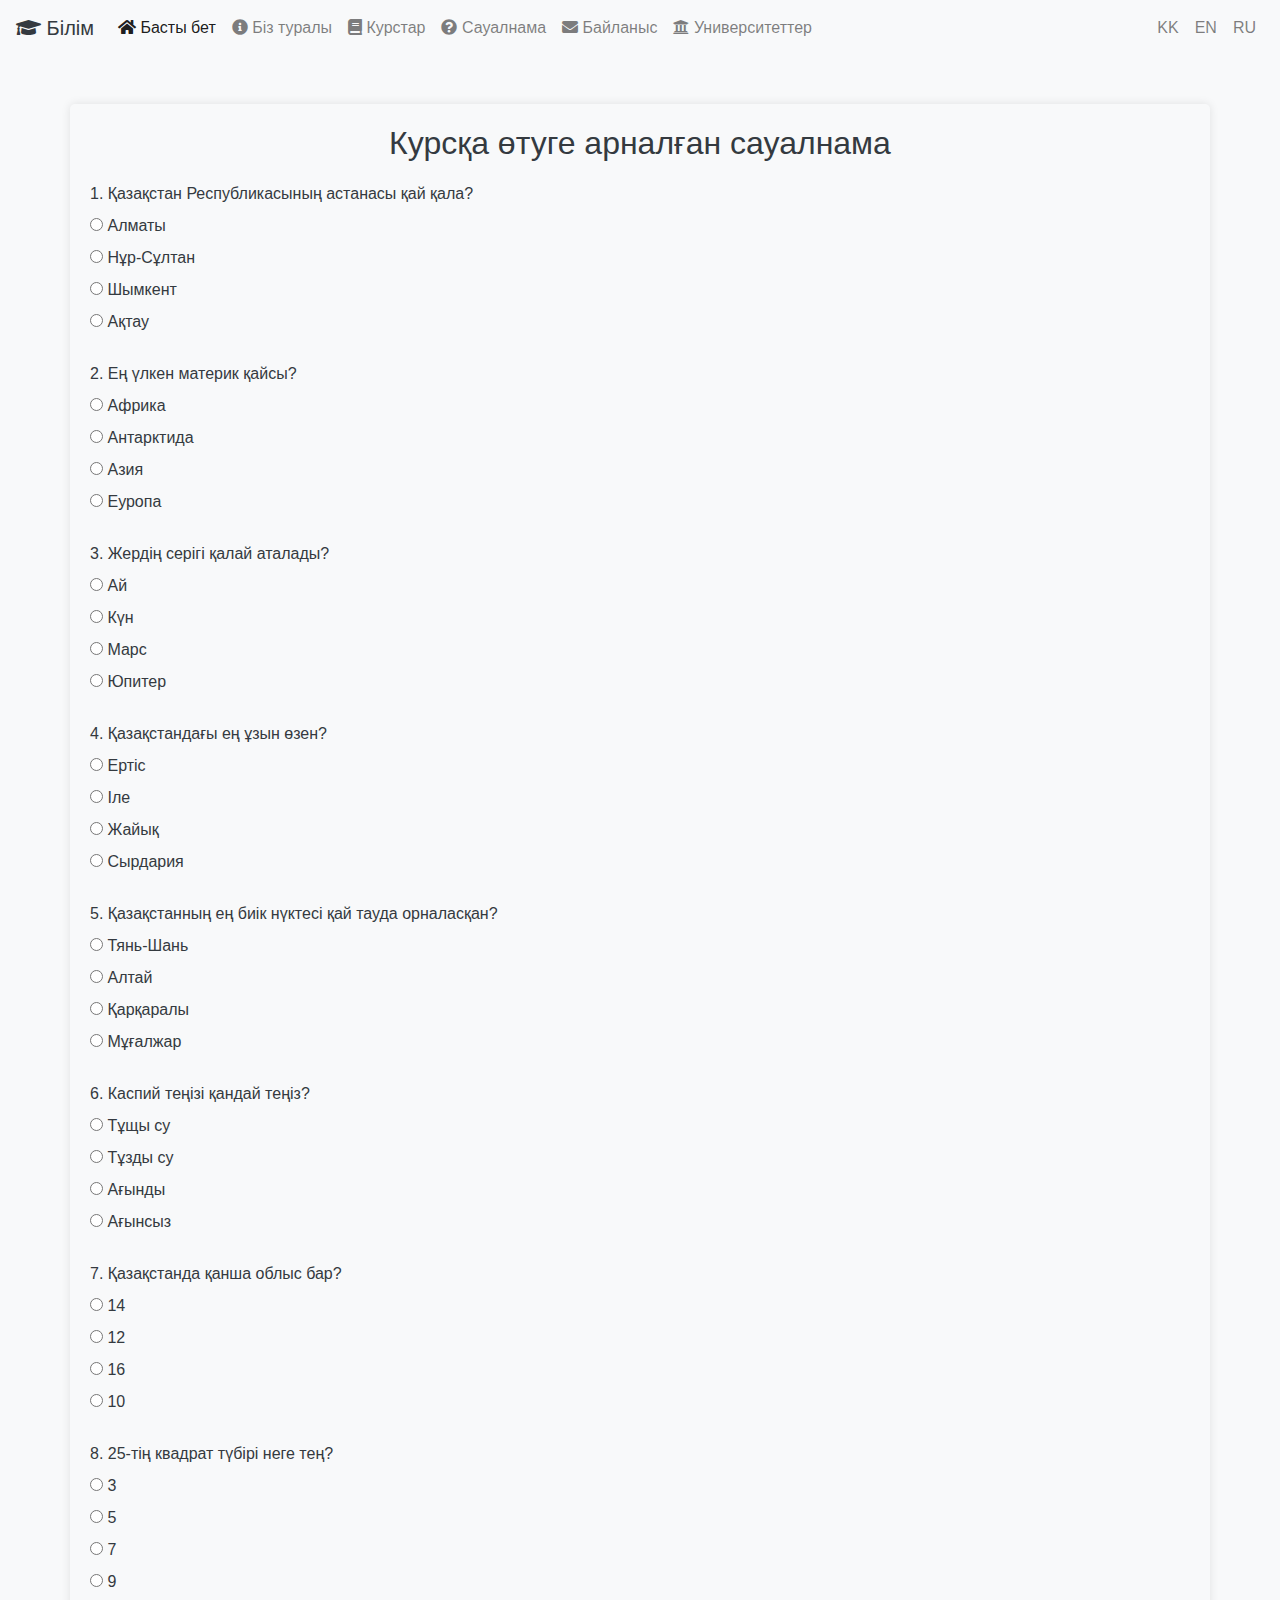
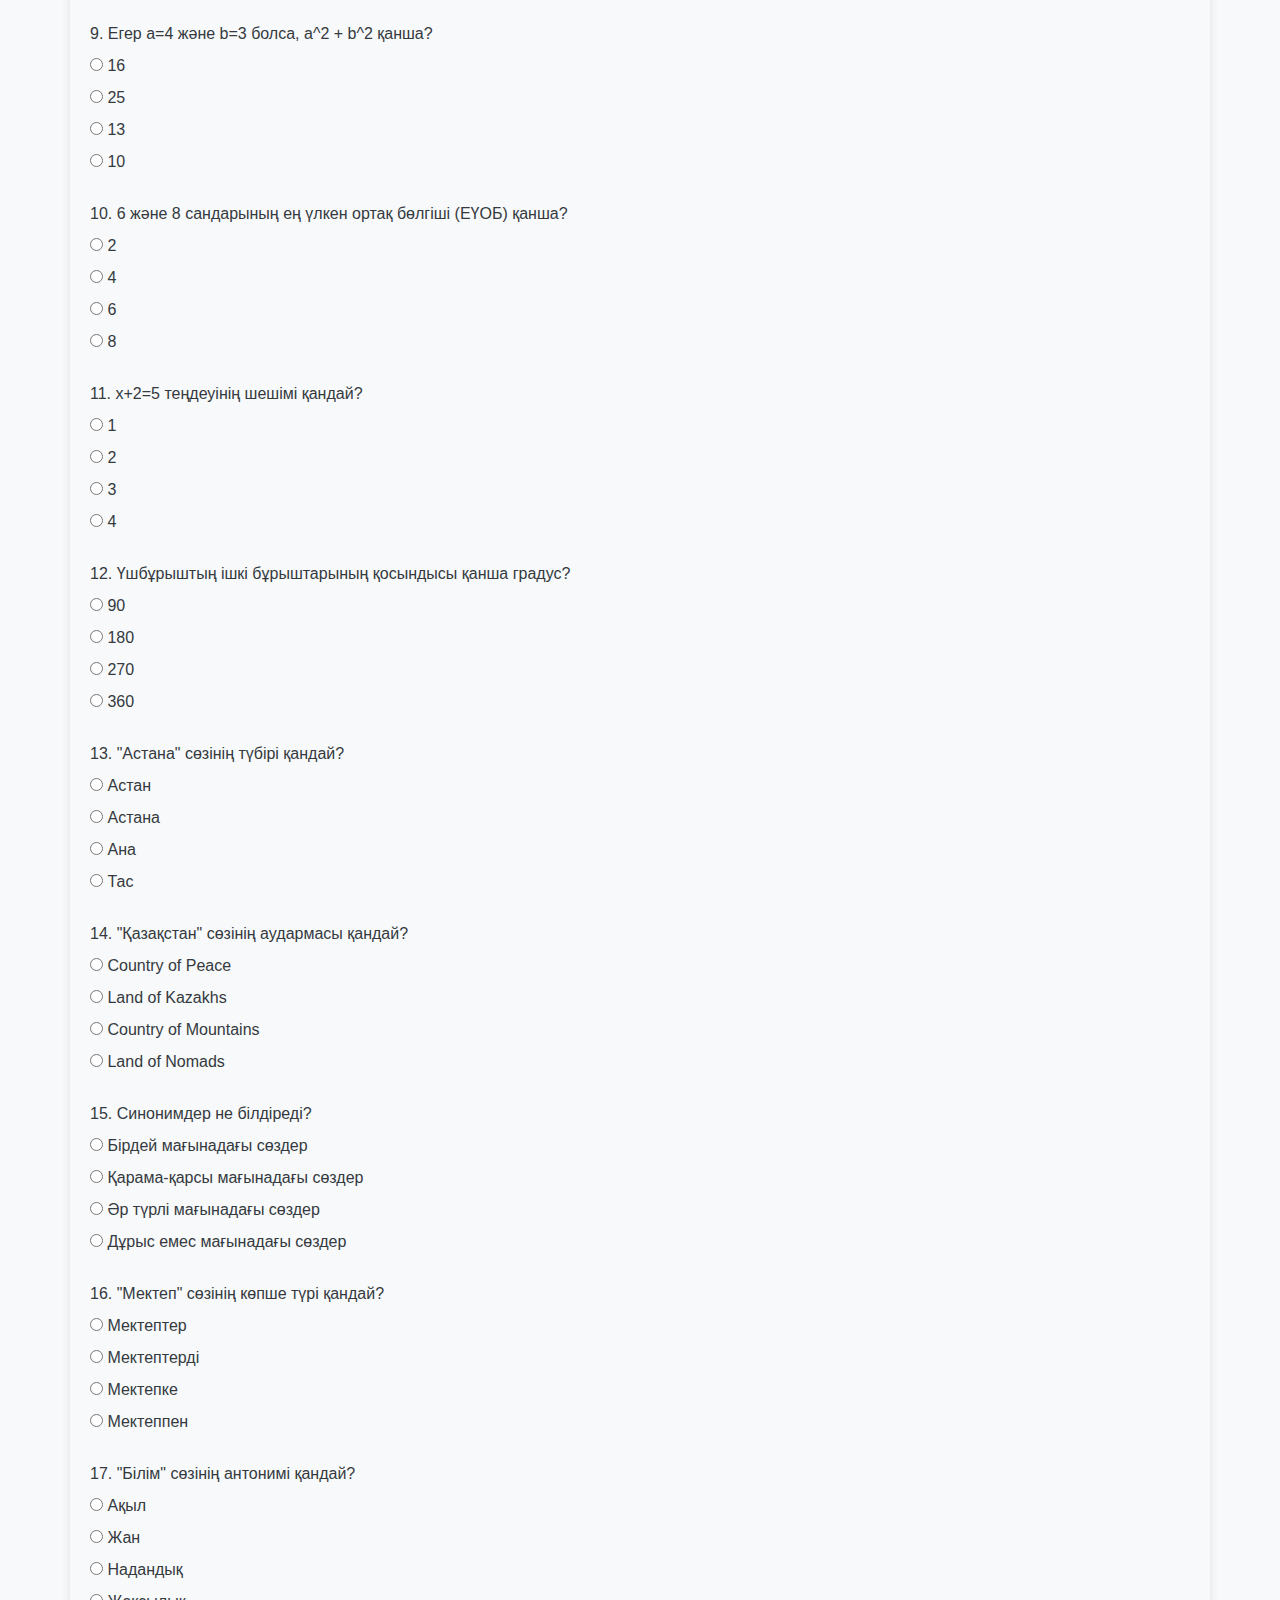
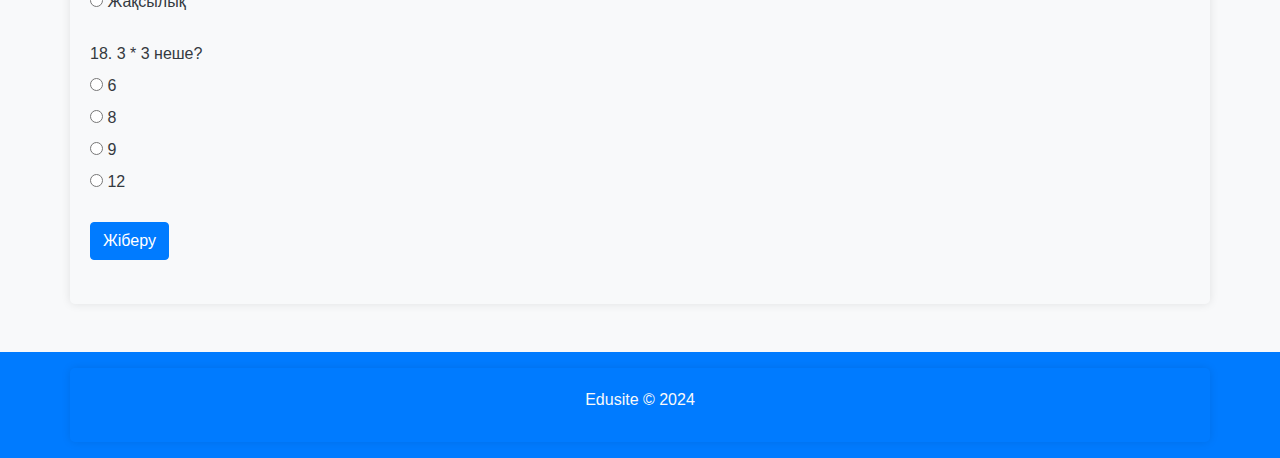
<file: quiz.html>
<!DOCTYPE html>
<html lang="kk">
<head>
    <meta charset="UTF-8">
    <meta name="viewport" content="width=device-width, initial-scale=1.0">
    <title>Сауалнама</title>
    <link rel="stylesheet" href="https://stackpath.bootstrapcdn.com/bootstrap/4.5.2/css/bootstrap.min.css">
    <link rel="stylesheet" href="quiz.css">
    <!-- Favicon қосу -->
    <link rel="apple-touch-icon" sizes="180x180" href="favicon.ico/apple-touch-icon.png">
     <link rel="icon" type="image/png" sizes="32x32" href="favicon.ico/favicon-32x32.png">
     <link rel="icon" type="image/png" sizes="16x16" href="favicon.ico/favicon-16x16.png">
     <link rel="manifest" href="favicon.ico/site.webmanifest">
     <link rel="mask-icon" href="favicon.ico/safari-pinned-tab.svg" color="#5bbad5">
     <meta name="msapplication-TileColor" content="#da532c">
     <meta name="theme-color" content="#ffffff">
    <!-- Font Awesome қосу -->
    <link rel="stylesheet" href="https://cdnjs.cloudflare.com/ajax/libs/font-awesome/5.15.4/css/all.min.css">
</head>
<body>
    <!-- Навигациялық панель -->
    <nav class="navbar navbar-expand-lg navbar-light bg-light">
        <a class="navbar-brand" href="#"><i class="fas fa-graduation-cap"></i> Білім</a>
        <button class="navbar-toggler" type="button" data-toggle="collapse" data-target="#navbarNav" aria-controls="navbarNav" aria-expanded="false" aria-label="Toggle navigation">
            <span class="navbar-toggler-icon"></span>
        </button>
        <div class="collapse navbar-collapse" id="navbarNav">
            <ul class="navbar-nav">
                <li class="nav-item active">
                    <a class="nav-link" href="index.html"><i class="fas fa-home"></i> Басты бет</a>
                </li>
                <li class="nav-item">
                    <a class="nav-link" href="about.html"><i class="fas fa-info-circle"></i> Біз туралы</a>
                </li>
                <li class="nav-item">
                    <a class="nav-link" href="courses.html"><i class="fas fa-book"></i> Курстар</a>
                </li>
                <li class="nav-item">
                    <a class="nav-link" href="quiz.html"><i class="fas fa-question-circle"></i> Сауалнама</a>
                </li>
                <li class="nav-item">
                    <a class="nav-link" href="contact.html"><i class="fas fa-envelope"></i> Байланыс</a>
                </li>
                <li class="nav-item">
                    <a class="nav-link" href="university.html"><i class="fas fa-university"></i> Университеттер</a>
                </li>
                </div>
            </ul>
            <ul class="navbar-nav ml-auto">
                <li class="nav-item">
                    <a class="nav-link" href="index.html">KK</a>
                </li>
                <li class="nav-item">
                    <a class="nav-link" href="index_en.html">EN</a>
                </li>
                <li class="nav-item">
                    <a class="nav-link" href="index.ru.html">RU</a>
                </li>
            </ul>
        </div>
    </nav>
              

    <!-- Сауалнама -->
    <div class="container mt-5 mb-5">
        <h2 class="text-center">Курсқа өтуге арналған сауалнама</h2>
        <form id="quizForm">
            <div class="form-group">
                <label for="question1">1. Қазақстан Республикасының астанасы қай қала?</label>
                <div>
                    <input type="radio" id="q1a1" name="question1" value="A">
                    <label for="q1a1">Алматы</label>
                </div>
                <div>
                    <input type="radio" id="q1a2" name="question1" value="B">
                    <label for="q1a2">Нұр-Сұлтан</label>
                </div>
                <div>
                    <input type="radio" id="q1a3" name="question1" value="C">
                    <label for="q1a3">Шымкент</label>
                </div>
                <div>
                    <input type="radio" id="q1a4" name="question1" value="D">
                    <label for="q1a4">Ақтау</label>
                </div>
            </div>
            <div class="form-group">
                <label for="question2">2. Ең үлкен материк қайсы?</label>
                <div>
                    <input type="radio" id="q2a1" name="question2" value="A">
                    <label for="q2a1">Африка</label>
                </div>
                <div>
                    <input type="radio" id="q2a2" name="question2" value="B">
                    <label for="q2a2">Антарктида</label>
                </div>
                <div>
                    <input type="radio" id="q2a3" name="question2" value="C">
                    <label for="q2a3">Азия</label>
                </div>
                <div>
                    <input type="radio" id="q2a4" name="question2" value="D">
                    <label for="q2a4">Еуропа</label>
                </div>
            </div>
            <div class="form-group">
                <label for="question3">3. Жердің серігі қалай аталады?</label>
                <div>
                    <input type="radio" id="q3a1" name="question3" value="A">
                    <label for="q3a1">Ай</label>
                </div>
                <div>
                    <input type="radio" id="q3a2" name="question3" value="B">
                    <label for="q3a2">Күн</label>
                </div>
                <div>
                    <input type="radio" id="q3a3" name="question3" value="C">
                    <label for="q3a3">Марс</label>
                </div>
                <div>
                    <input type="radio" id="q3a4" name="question3" value="D">
                    <label for="q3a4">Юпитер</label>
                </div>
            </div>
            <div class="form-group">
                <label for="question4">4. Қазақстандағы ең ұзын өзен?</label>
                <div>
                    <input type="radio" id="q4a1" name="question4" value="A">
                    <label for="q4a1">Ертіс</label>
                </div>
                <div>
                    <input type="radio" id="q4a2" name="question4" value="B">
                    <label for="q4a2">Іле</label>
                </div>
                <div>
                    <input type="radio" id="q4a3" name="question4" value="C">
                    <label for="q4a3">Жайық</label>
                </div>
                <div>
                    <input type="radio" id="q4a4" name="question4" value="D">
                    <label for="q4a4">Сырдария</label>
                </div>
            </div>
            <div class="form-group">
                <label for="question5">5. Қазақстанның ең биік нүктесі қай тауда орналасқан?</label>
                <div>
                    <input type="radio" id="q5a1" name="question5" value="A">
                    <label for="q5a1">Тянь-Шань</label>
                </div>
                <div>
                    <input type="radio" id="q5a2" name="question5" value="B">
                    <label for="q5a2">Алтай</label>
                </div>
                <div>
                    <input type="radio" id="q5a3" name="question5" value="C">
                    <label for="q5a3">Қарқаралы</label>
                </div>
                <div>
                    <input type="radio" id="q5a4" name="question5" value="D">
                    <label for="q5a4">Мұғалжар</label>
                </div>
            </div>
            <div class="form-group">
                <label for="question6">6. Каспий теңізі қандай теңіз?</label>
                <div>
                    <input type="radio" id="q6a1" name="question6" value="A">
                    <label for="q6a1">Тұщы су</label>
                </div>
                <div>
                    <input type="radio" id="q6a2" name="question6" value="B">
                    <label for="q6a2">Тұзды су</label>
                </div>
                <div>
                    <input type="radio" id="q6a3" name="question6" value="C">
                    <label for="q6a3">Ағынды</label>
                </div>
                <div>
                    <input type="radio" id="q6a4" name="question6" value="D">
                    <label for="q6a4">Ағынсыз</label>
                </div>
            </div>
            <div class="form-group">
                <label for="question7">7. Қазақстанда қанша облыс бар?</label>
                <div>
                    <input type="radio" id="q7a1" name="question7" value="A">
                    <label for="q7a1">14</label>
                </div>
                <div>
                    <input type="radio" id="q7a2" name="question7" value="B">
                    <label for="q7a2">12</label>
                </div>
                <div>
                    <input type="radio" id="q7a3" name="question7" value="C">
                    <label for="q7a3">16</label>
                </div>
                <div>
                    <input type="radio" id="q7a4" name="question7" value="D">
                    <label for="q7a4">10</label>
                </div>
            </div>
            <div class="form-group">
                <label for="question8">8. 25-тің квадрат түбірі неге тең?</label>
                <div>
                    <input type="radio" id="q8a1" name="question8" value="A">
                    <label for="q8a1">3</label>
                </div>
                <div>
                    <input type="radio" id="q8a2" name="question8" value="B">
                    <label for="q8a2">5</label>
                </div>
                <div>
                    <input type="radio" id="q8a3" name="question8" value="C">
                    <label for="q8a3">7</label>
                </div>
                <div>
                    <input type="radio" id="q8a4" name="question8" value="D">
                    <label for="q8a4">9</label>
                </div>
            </div>
            <div class="form-group">
                <label for="question9">9. Егер a=4 және b=3 болса, a^2 + b^2 қанша?</label>
                <div>
                    <input type="radio" id="q9a1" name="question9" value="A">
                    <label for="q9a1">16</label>
                </div>
                <div>
                    <input type="radio" id="q9a2" name="question9" value="B">
                    <label for="q9a2">25</label>
                </div>
                <div>
                    <input type="radio" id="q9a3" name="question9" value="C">
                    <label for="q9a3">13</label>
                </div>
                <div>
                    <input type="radio" id="q9a4" name="question9" value="D">
                    <label for="q9a4">10</label>
                </div>
            </div>
            <div class="form-group">
                <label for="question10">10. 6 және 8 сандарының ең үлкен ортақ бөлгіші (ЕҮОБ) қанша?</label>
                <div>
                    <input type="radio" id="q10a1" name="question10" value="A">
                    <label for="q10a1">2</label>
                </div>
                <div>
                    <input type="radio" id="q10a2" name="question10" value="B">
                    <label for="q10a2">4</label>
                </div>
                <div>
                    <input type="radio" id="q10a3" name="question10" value="C">
                    <label for="q10a3">6</label>
                </div>
                <div>
                    <input type="radio" id="q10a4" name="question10" value="D">
                    <label for="q10a4">8</label>
                </div>
            </div>
            <div class="form-group">
                <label for="question11">11. x+2=5 теңдеуінің шешімі қандай?</label>
                <div>
                    <input type="radio" id="q11a1" name="question11" value="A">
                    <label for="q11a1">1</label>
                </div>
                <div>
                    <input type="radio" id="q11a2" name="question11" value="B">
                    <label for="q11a2">2</label>
                </div>
                <div>
                    <input type="radio" id="q11a3" name="question11" value="C">
                    <label for="q11a3">3</label>
                </div>
                <div>
                    <input type="radio" id="q11a4" name="question11" value="D">
                    <label for="q11a4">4</label>
                </div>
            </div>
            <div class="form-group">
                <label for="question12">12. Үшбұрыштың ішкі бұрыштарының қосындысы қанша градус?</label>
                <div>
                    <input type="radio" id="q12a1" name="question12" value="A">
                    <label for="q12a1">90</label>
                </div>
                <div>
                    <input type="radio" id="q12a2" name="question12" value="B">
                    <label for="q12a2">180</label>
                </div>
                <div>
                    <input type="radio" id="q12a3" name="question12" value="C">
                    <label for="q12a3">270</label>
                </div>
                <div>
                    <input type="radio" id="q12a4" name="question12" value="D">
                    <label for="q12a4">360</label>
                </div>
            </div>
            <div class="form-group">
                <label for="question13">13. "Астана" сөзінің түбірі қандай?</label>
                <div>
                    <input type="radio" id="q13a1" name="question13" value="A">
                    <label for="q13a1">Астан</label>
                </div>
                <div>
                    <input type="radio" id="q13a2" name="question13" value="B">
                    <label for="q13a2">Астана</label>
                </div>
                <div>
                    <input type="radio" id="q13a3" name="question13" value="C">
                    <label for="q13a3">Ана</label>
                </div>
                <div>
                    <input type="radio" id="q13a4" name="question13" value="D">
                    <label for="q13a4">Тас</label>
                </div>
            </div>
            <div class="form-group">
                <label for="question14">14. "Қазақстан" сөзінің аудармасы қандай?</label>
                <div>
                    <input type="radio" id="q14a1" name="question14" value="A">
                    <label for="q14a1">Country of Peace</label>
                </div>
                <div>
                    <input type="radio" id="q14a2" name="question14" value="B">
                    <label for="q14a2">Land of Kazakhs</label>
                </div>
                <div>
                    <input type="radio" id="q14a3" name="question14" value="C">
                    <label for="q14a3">Country of Mountains</label>
                </div>
                <div>
                    <input type="radio" id="q14a4" name="question14" value="D">
                    <label for="q14a4">Land of Nomads</label>
                </div>
            </div>
            <div class="form-group">
                <label for="question15">15. Синонимдер не білдіреді?</label>
                <div>
                    <input type="radio" id="q15a1" name="question15" value="A">
                    <label for="q15a1">Бірдей мағынадағы сөздер</label>
                </div>
                <div>
                    <input type="radio" id="q15a2" name="question15" value="B">
                    <label for="q15a2">Қарама-қарсы мағынадағы сөздер</label>
                </div>
                <div>
                    <input type="radio" id="q15a3" name="question15" value="C">
                    <label for="q15a3">Әр түрлі мағынадағы сөздер</label>
                </div>
                <div>
                    <input type="radio" id="q15a4" name="question15" value="D">
                    <label for="q15a4">Дұрыс емес мағынадағы сөздер</label>
                </div>
            </div>
            <div class="form-group">
                <label for="question16">16. "Мектеп" сөзінің көпше түрі қандай?</label>
                <div>
                    <input type="radio" id="q16a1" name="question16" value="A">
                    <label for="q16a1">Мектептер</label>
                </div>
                <div>
                    <input type="radio" id="q16a2" name="question16" value="B">
                    <label for="q16a2">Мектептерді</label>
                </div>
                <div>
                    <input type="radio" id="q16a3" name="question16" value="C">
                    <label for="q16a3">Мектепке</label>
                </div>
                <div>
                    <input type="radio" id="q16a4" name="question16" value="D">
                    <label for="q16a4">Мектеппен</label>
                </div>
            </div>
            <div class="form-group">
                <label for="question17">17. "Білім" сөзінің антонимі қандай?</label>
                <div>
                    <input type="radio" id="q17a1" name="question17" value="A">
                    <label for="q17a1">Ақыл</label>
                </div>
                <div>
                    <input type="radio" id="q17a2" name="question17" value="B">
                    <label for="q17a2">Жан</label>
                </div>
                <div>
                    <input type="radio" id="q17a3" name="question17" value="C">
                    <label for="q17a3">Надандық</label>
                </div>
                <div>
                    <input type="radio" id="q17a4" name="question17" value="D">
                    <label for="q17a4">Жақсылық</label>
                </div>
            </div>
            <div class="form-group">
                <label for="question18">18. 3 * 3 неше?</label>
                <div>
                    <input type="radio" id="q18a1" name="question18" value="A">
                    <label for="q18a1">6</label>
                </div>
                <div>
                    <input type="radio" id="q18a2" name="question18" value="B">
                    <label for="q18a2">8</label>
                </div>
                <div>
                    <input type="radio" id="q18a3" name="question18" value="C">
                    <label for="q18a3">9</label>
                </div>
                <div>
                    <input type="radio" id="q18a4" name="question18" value="D">
                    <label for="q18a4">12</label>
                </div>
            </div>
            <button type="button" class="btn btn-primary" onclick="submitQuiz()">Жіберу</button>
        </form>
        <div id="result" class="mt-4"></div>
    </div>

    <!-- Футер -->
    <footer class="bg-primary text-light text-center py-3">
        <div class="container">
            <p>Edusite &copy; 2024</p>
        </div>
    </footer>

    <script src="https://code.jquery.com/jquery-3.5.1.slim.min.js"></script>
    <script src="https://cdn.jsdelivr.net/npm/@popperjs/core@2.5.3/dist/umd/popper.min.js"></script>
    <script src="https://stackpath.bootstrapcdn.com/bootstrap/4.5.2/js/bootstrap.min.js"></script>
    <script src="quiz.js"></script>
</body>
</html>
</file>
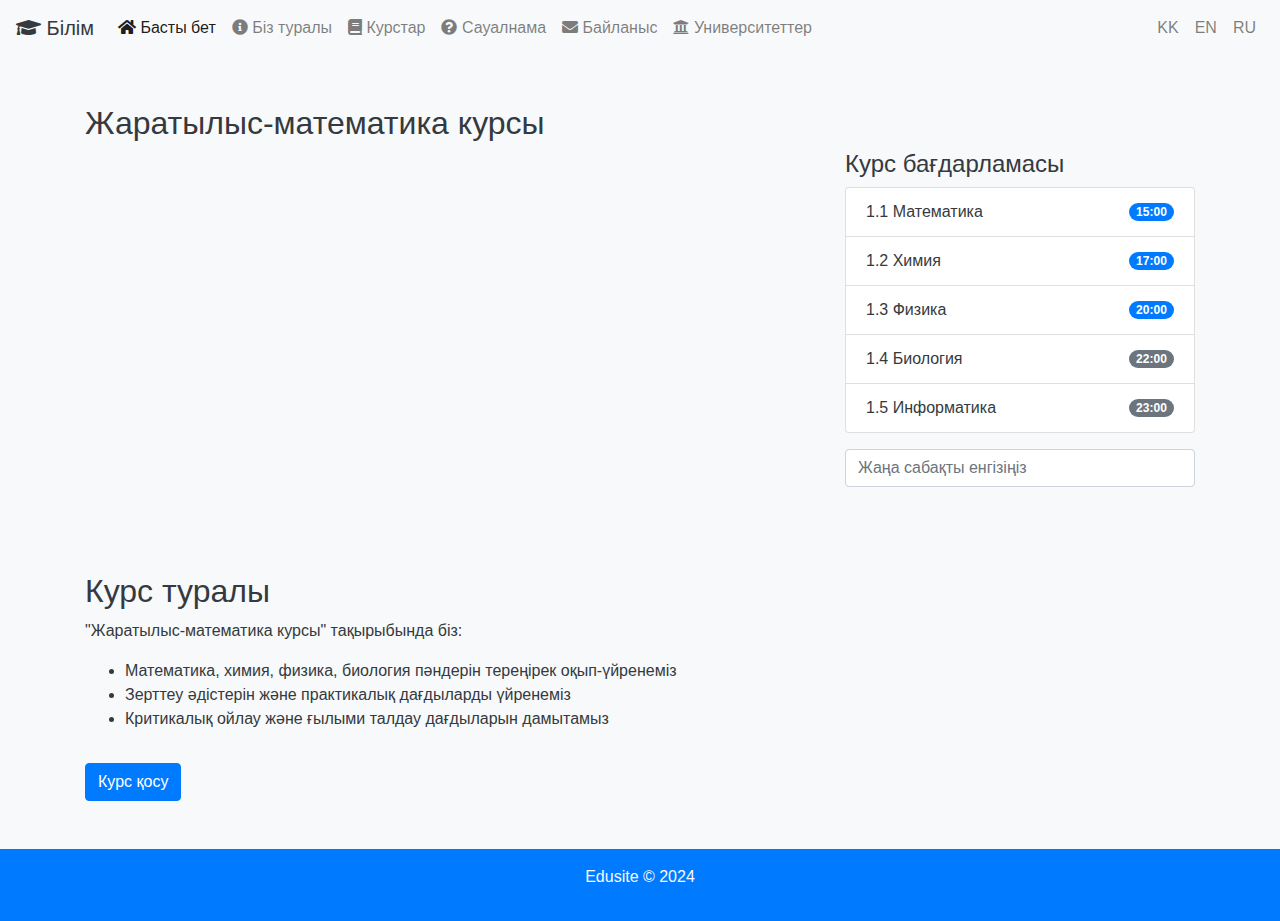
<file: science-course.html>
<!DOCTYPE html>
<html lang="kk">
<head>
    <meta charset="UTF-8">
    <meta name="viewport" content="width=device-width, initial-scale=1.0">
    <title>Жаратылыс-математика курсы</title>
    <link rel="stylesheet" href="https://stackpath.bootstrapcdn.com/bootstrap/4.5.2/css/bootstrap.min.css">
    <link rel="stylesheet" href="science-course.css">
    <!-- Favicon қосу -->
    <link rel="apple-touch-icon" sizes="180x180" href="favicon.ico/apple-touch-icon.png">
    <link rel="icon" type="image/png" sizes="32x32" href="favicon.ico/favicon-32x32.png">
    <link rel="icon" type="image/png" sizes="16x16" href="favicon.ico/favicon-16x16.png">
    <link rel="manifest" href="favicon.ico/site.webmanifest">
    <link rel="mask-icon" href="favicon.ico/safari-pinned-tab.svg" color="#5bbad5">
    <meta name="msapplication-TileColor" content="#da532c">
    <meta name="theme-color" content="#ffffff">
    <!-- Font Awesome қосу -->
    <link rel="stylesheet" href="https://cdnjs.cloudflare.com/ajax/libs/font-awesome/5.15.4/css/all.min.css">
</head>
<body>
    <!-- Навигациялық панель -->
    <nav class="navbar navbar-expand-lg navbar-light bg-light">
        <a class="navbar-brand" href="#"><i class="fas fa-graduation-cap"></i> Білім</a>
        <button class="navbar-toggler" type="button" data-toggle="collapse" data-target="#navbarNav" aria-controls="navbarNav" aria-expanded="false" aria-label="Toggle navigation">
            <span class="navbar-toggler-icon"></span>
        </button>
        <div class="collapse navbar-collapse" id="navbarNav">
            <ul class="navbar-nav">
                <li class="nav-item active">
                    <a class="nav-link" href="index.html"><i class="fas fa-home"></i> Басты бет</a>
                </li>
                <li class="nav-item">
                    <a class="nav-link" href="about.html"><i class="fas fa-info-circle"></i> Біз туралы</a>
                </li>
                <li class="nav-item">
                    <a class="nav-link" href="courses.html"><i class="fas fa-book"></i> Курстар</a>
                </li>
                <li class="nav-item">
                    <a class="nav-link" href="quiz.html"><i class="fas fa-question-circle"></i> Сауалнама</a>
                </li>
                <li class="nav-item">
                    <a class="nav-link" href="contact.html"><i class="fas fa-envelope"></i> Байланыс</a>
                </li>
                <li class="nav-item">
                    <a class="nav-link" href="university.html"><i class="fas fa-university"></i> Университеттер</a>
              </div>
                </li>
            </ul>
            <ul class="navbar-nav ml-auto">
                <li class="nav-item">
                    <a class="nav-link" href="index.html">KK</a>
                </li>
                <li class="nav-item">
                    <a class="nav-link" href="index_en.html">EN</a>
                </li>
                <li class="nav-item">
                    <a class="nav-link" href="index.ru.html">RU</a>
                </li>
            </ul>
        </div>
    </nav>
    <!-- Курс туралы ақпарат -->
    <div class="container mt-5">
        <h2 class="course-title">Жаратылыс-математика курсы</h2>
        <div class="row">
            <div class="col-md-8">
                <div class="video-container">
                    <iframe width="100%" height="415" src="https://www.youtube.com/embed/ADNjAgYxVxQ" frameborder="0" allow="accelerometer; autoplay; encrypted-media; gyroscope; picture-in-picture" allowfullscreen></iframe>
                </div>
                <h2>Курс туралы</h2>
                <p>"Жаратылыс-математика курсы" тақырыбында біз:</p>
                <ul id="courseList">
                    <li>Математика, химия, физика, биология пәндерін тереңірек оқып-үйренеміз</li>
                    <li>Зерттеу әдістерін және практикалық дағдыларды үйренеміз</li>
                    <li>Критикалық ойлау және ғылыми талдау дағдыларын дамытамыз</li>
                </ul>
                <button id="courseButton" class="btn btn-primary mt-3">Курс қосу</button>
            </div>
            <div class="col-md-4">
                <h4>Курс бағдарламасы</h4>
                <ol id="programList" class="list-group">
                    <li class="list-group-item d-flex justify-content-between align-items-center">
                        1.1 Математика
                        <span class="badge badge-primary badge-pill">15:00</span>
                    </li>
                    <li class="list-group-item d-flex justify-content-between align-items-center">
                        1.2 Химия
                        <span class="badge badge-primary badge-pill">17:00</span>
                    </li>
                    <li class="list-group-item d-flex justify-content-between align-items-center">
                        1.3 Физика
                        <span class="badge badge-primary badge-pill">20:00</span>
                    </li>
                    <li class="list-group-item d-flex justify-content-between align-items-center">
                        1.4 Биология
                        <span class="badge badge-secondary badge-pill">22:00</span>
                    </li>
                    <li class="list-group-item d-flex justify-content-between align-items-center">
                        1.5 Информатика
                        <span class="badge badge-secondary badge-pill">23:00</span>
                    </li>
                </ol>
                <input type="text" id="newLesson" class="form-control mt-3" placeholder="Жаңа сабақты енгізіңіз">
            </div>
        </div>
    </div>

    <!-- Футер -->
    <footer class="bg-primary text-light text-center py-3 mt-5">
        <div class="container">
            <p>Edusite &copy; 2024</p>
        </div>
    </footer>

    <script src="https://code.jquery.com/jquery-3.5.1.slim.min.js"></script>
    <script src="https://cdn.jsdelivr.net/npm/@popperjs/core@2.5.3/dist/umd/popper.min.js"></script>
    <script src="https://stackpath.bootstrapcdn.com/bootstrap/4.5.2/js/bootstrap.min.js"></script>
    <script src="science-course.js"></script>
</body>
</html>
</file>
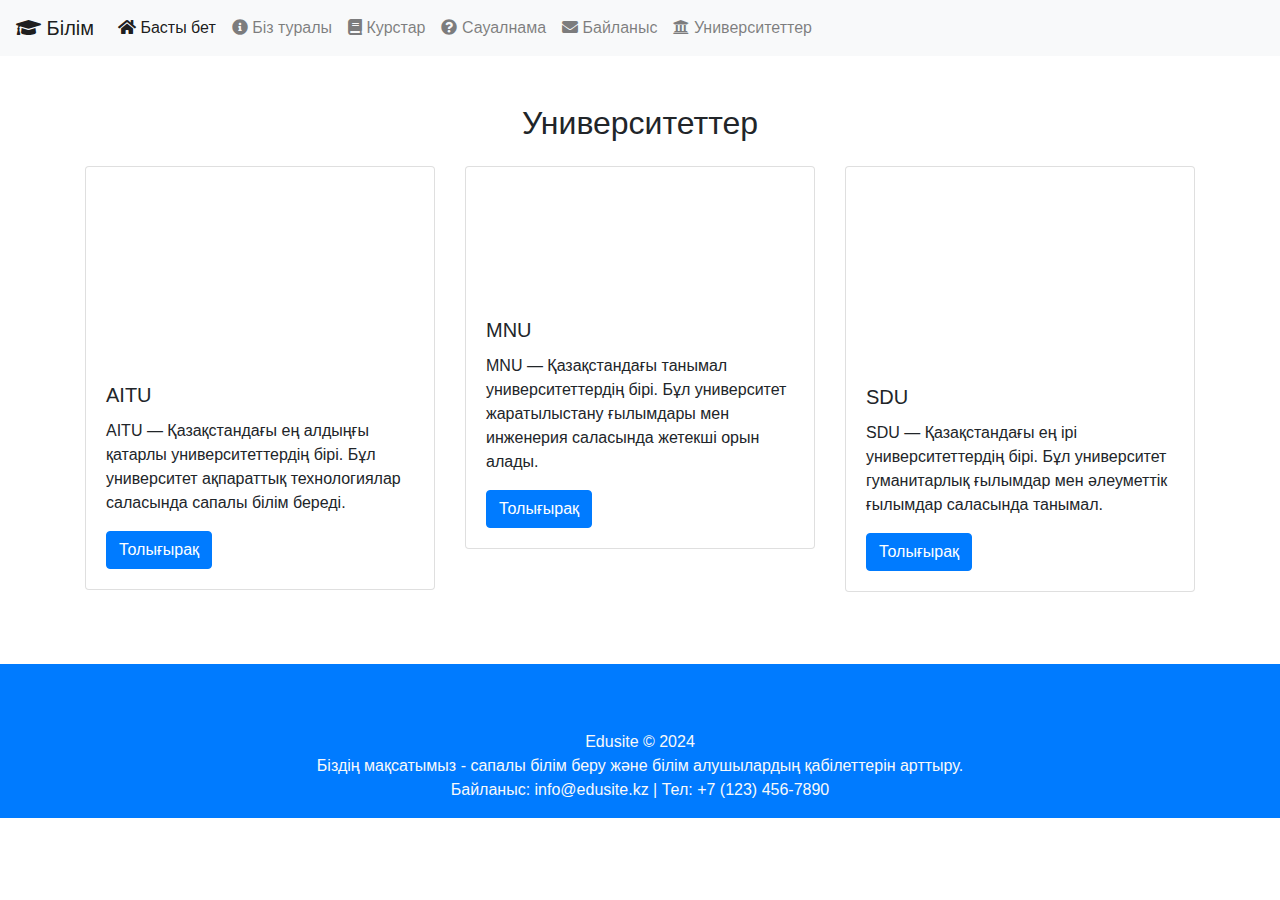
<file: university.html>
<!DOCTYPE html>
<html lang="kk">
<head>
    <meta charset="UTF-8">
    <meta name="viewport" content="width=device-width, initial-scale=1.0">
    <title>Университеттер</title>
    <link rel="stylesheet" href="https://stackpath.bootstrapcdn.com/bootstrap/4.5.2/css/bootstrap.min.css">
    <link rel="stylesheet" href="university.css">
    <!-- Favicon қосу -->
    <link rel="apple-touch-icon" sizes="180x180" href="favicon.ico/apple-touch-icon.png">
    <link rel="icon" type="image/png" sizes="32x32" href="favicon.ico/favicon-32x32.png">
    <link rel="icon" type="image/png" sizes="16x16" href="favicon.ico/favicon-16x16.png">
    <link rel="manifest" href="favicon.ico/site.webmanifest">
    <link rel="mask-icon" href="favicon.ico/safari-pinned-tab.svg" color="#5bbad5">
    <meta name="msapplication-TileColor" content="#da532c">
    <meta name="theme-color" content="#ffffff">
    <!-- Font Awesome қосу -->
    <link rel="stylesheet" href="https://cdnjs.cloudflare.com/ajax/libs/font-awesome/5.15.4/css/all.min.css">
</head>
<body>
    <!-- Навигациялық панель -->
    <nav class="navbar navbar-expand-lg navbar-light bg-light">
        <a class="navbar-brand" href="#"><i class="fas fa-graduation-cap"></i> Білім</a>
        <button class="navbar-toggler" type="button" data-toggle="collapse" data-target="#navbarNav" aria-controls="navbarNav" aria-expanded="false" aria-label="Toggle navigation">
            <span class="navbar-toggler-icon"></span>
        </button>
        <div class="collapse navbar-collapse" id="navbarNav">
            <ul class="navbar-nav">
                <li class="nav-item active">
                    <a class="nav-link" href="index.html"><i class="fas fa-home"></i> Басты бет</a>
                </li>
                <li class="nav-item">
                    <a class="nav-link" href="about.html"><i class="fas fa-info-circle"></i> Біз туралы</a>
                </li>
                <li class="nav-item">
                    <a class="nav-link" href="courses.html"><i class="fas fa-book"></i> Курстар</a>
                </li>
                <li class="nav-item">
                    <a class="nav-link" href="quiz.html"><i class="fas fa-question-circle"></i> Сауалнама</a>
                </li>
                <li class="nav-item">
                    <a class="nav-link" href="contact.html"><i class="fas fa-envelope"></i> Байланыс</a>
                </li>
                <li class="nav-item">
                    <a class="nav-link" href="university.html"><i class="fas fa-university"></i> Университеттер</a>
                </li>
            </ul>
        </div>
    </nav>

    <!-- Университеттер бөлімі -->
    <div class="container mt-5">
        <h2 class="section-title text-center">Университеттер</h2>
        <div class="row mt-4">
            <div class="col-md-4 university-card" data-sound="sound1.mp3">
                <div class="card mb-4 custom-card">
                    <img src="aitu.jpg" class="card-img-top animated-img" alt="AITU">
                    <div class="card-body">
                        <h5 class="card-title">AITU</h5>
                        <p class="card-text">AITU — Қазақстандағы ең алдыңғы қатарлы университеттердің бірі. Бұл университет ақпараттық технологиялар саласында сапалы білім береді.</p>
                        <a href="#" class="btn btn-primary">Толығырақ</a>
                    </div>
                </div>
            </div>
            <div class="col-md-4 university-card" data-sound="sound2.mp3">
                <div class="card mb-4 custom-card">
                    <img src="mnu.jpg" class="card-img-top animated-img" alt="MNU">
                    <div class="card-body">
                        <h5 class="card-title">MNU</h5>
                        <p class="card-text">MNU — Қазақстандағы танымал университеттердің бірі. Бұл университет жаратылыстану ғылымдары мен инженерия саласында жетекші орын алады.</p>
                        <a href="#" class="btn btn-primary">Толығырақ</a>
                    </div>
                </div>
            </div>
            <div class="col-md-4 university-card" data-sound="sound3.mp3">
                <div class="card mb-4 custom-card">
                    <img src="sdu.jpg" class="card-img-top animated-img" alt="SDU">
                    <div class="card-body">
                        <h5 class="card-title">SDU</h5>
                        <p class="card-text">SDU — Қазақстандағы ең ірі университеттердің бірі. Бұл университет гуманитарлық ғылымдар мен әлеуметтік ғылымдар саласында танымал.</p>
                        <a href="#" class="btn btn-primary">Толығырақ</a>
                    </div>
                </div>
            </div>
        </div>
    </div>

    <!-- Футер -->
    <footer class="bg-primary text-light text-center py-3 mt-5">
        <div class="container">
            <p>Edusite &copy; 2024</p>
            <p>Біздің мақсатымыз - сапалы білім беру және білім алушылардың қабілеттерін арттыру.</p>
            <p>Байланыс: info@edusite.kz | Тел: +7 (123) 456-7890</p>
        </div>
    </footer>

    <script src="https://code.jquery.com/jquery-3.5.1.slim.min.js"></script>
    <script src="https://cdn.jsdelivr.net/npm/@popperjs/core@2.5.3/dist/umd/popper.min.js"></script>
    <script src="https://stackpath.bootstrapcdn.com/bootstrap/4.5.2/js/bootstrap.min.js"></script>
    <script src="university.js"></script>
</body>
</html>
</file>
<file: style.css>
body {
    font-family: 'Times New Roman', sans-serif; /* Google Fonts қосу */
    background-image: url('background.jpg'); /* Артқы фон суретінің жолы */
    background-size: cover; /* Суретті экранның өлшеміне қарай кеңейтеді */
    background-position: center; /* Суретті экранның ортасына орналастырады */
    background-attachment: fixed; /* Суретті бекітеді, ол прокрутка кезінде өзгермейді */
    color: #007bff;
    position: relative;
    z-index: 1;
}

body::before {
    content: '';
    position: absolute;
    top: 0;
    left: 0;
    width: 100%;
    height: 100%;
    background-image: inherit;
    background-size: cover;
    background-position: center;
    background-attachment: fixed;
    filter: blur(10px); /* Осы жерде размытый эффект қосылады */
    z-index: -1;
}

.navbar {
    margin-bottom: 20px;
}

.jumbotron {
    text-align: center;
    background: white; /* Оқылуды жақсарту үшін мөлдір ақ фон */
    padding: 2rem;
}
.carousel-inner {
    height: 500px; /* Карусельдің биіктігін өзгертіңіз */
}

.carousel-item img {
    width: 100%; /* Ені 100% */
    height: 100%; /* Биіктігі 100% */
    object-fit: cover; /* Суреттің ортасына сәйкес қиылады */
}

.carousel-caption {
    background: rgba(255, 255, 255, 0.7); /* Мөлдір ақ фон мәтінге */
    padding: 20px;
    color: #000; /* Мәтіннің түсі қара */
    text-align: center;
    width: auto;
    bottom: auto;
    top: 50%;
    transform: translateY(-50%);
    font-weight: bold;
    border-radius: 5px; /* Жиегі жұмыр болу үшін */
}
.container.mt-5 {
    margin-top: 3rem; /* Жоғарғы отступ */
    font-family: 'Times New Roman', sans-serif;
    color:#010204;
    background-color: #ffffff; /* Ақ фон */
    padding: 20px; /* Ішкі отступ */
    border-radius: 5px; /* Жиектерді дөңгелектеп жасау */
    text-align: center;
}

.card {
    margin-bottom: 20px;
}

.card img {
    height: 200px;
    object-fit: cover;
}

.section-title {
    font-size: 2.5rem;
    font-weight: bold;
    text-align: center;
    margin-bottom: 1rem;
    color: #01050a;
}
footer p {
    margin-bottom: 10px; /* Параграфтар арасында отступ */
}

.footer {
    background: #007bff; /* Көк түс */
    color: #fff;
    text-align: center;
    padding: 10px 0;

}

.custom-card {
    height: 100%; /* Карточкалардың биіктігін толығымен толтырады */
}

.custom-card .card-body {
    display: flex;
    flex-direction: column;
    justify-content: space-between;
}

.custom-card img {
    width: 100%; /* Суреттің ені толықтай болады */
    height: 400px; /* Суреттің биіктігін өзгерту */
    object-fit: cover; /* Суретті карточканың ішіне сай болатындай қиып алады */
}

.social-review {
    display: flex;
    align-items: center;
    margin-top: 10px;
}

.social-icon {
    width: 50px;
    height: 50px;
    border-radius: 50%;
    margin-right: 10px;
}
/* Карточка стилдері */
.card {
    border: none;
    box-shadow: 0 4px 8px rgba(0,0,0,0.1);
    transition: transform 0.2s;
}

.card:hover {
    transform: scale(1.05);
}

.card-title {
    font-size: 1.25rem;
    font-weight: bold;
}

.card-text {
    margin-bottom: 1rem;
}

/* Кнопка стилдері */
.btn-primary {
    background-color: #007bff;
    border: none;
    color: #fff;
    font-size: 1rem;
    padding: 10px 20px;
    text-align: center;
    display: inline-block;
    margin-top: 10px;
    transition: background-color 0.3s ease;
}

.btn-primary:hover {
    background-color: #0056b3;
    color: #fff;
}

.btn-lg {
    font-size: 1.25rem;
    padding: 10px 20px;
}

.btn-block {
    display: block;
    width: 100%;
}
body {
    font-family: 'Roboto', sans-serif;
    background-color: #f0f8ff;
    color: #333;
}

body.dark-mode {
    background-color: #121212;
    color: #f0f8ff;
}

.navbar.dark-mode, .footer.dark-mode {
    background-color: #333;
    color: #f0f8ff;
}

.switch {
  position: relative;
  display: inline-block;
  width: 34px;
  height: 20px;
}

.switch input {
  opacity: 0;
  width: 0;
  height: 0;
}

.slider {
  position: absolute;
  cursor: pointer;
  top: 0;
  left: 0;
  right: 0;
  bottom: 0;
  background-color: #ccc;
  transition: .4s;
}

.slider:before {
  position: absolute;
  content: "";
  height: 12px;
  width: 12px;
  left: 4px;
  bottom: 4px;
  background-color: white;
  transition: .4s;
}

input:checked + .slider {
  background-color: #2196F3;
}

input:checked + .slider:before {
  transform: translateX(14px);
}

.slider.round {
  border-radius: 34px;
}

.slider.round:before {
  border-radius: 50%;
}
</file>
<file: course-detail.css>
body {
    background-color: #f8f9fa;
    color: #343a40;
}

.navbar-light .navbar-brand,
.navbar-light .nav-link {
    color: #343a40;
}

/* Қараңғы режимі */
body.dark-mode {
    background-color: #343a40;
    color: #f8f9fa;
}

.navbar-light.dark-mode .navbar-brand,
.navbar-light.dark-mode .nav-link {
    color: #f8f9fa;
}

/* Switch стилі */
.switch {
    position: relative;
    display: inline-block;
    width: 34px;
    height: 20px;
}

.switch input {
    opacity: 0;
    width: 0;
    height: 0;
}

.slider {
    position: absolute;
    cursor: pointer;
    top: 0;
    left: 0;
    right: 0;
    bottom: 0;
    background-color: #ccc;
    transition: 0.4s;
    border-radius: 34px;
}

.slider:before {
    position: absolute;
    content: "";
    height: 12px;
    width: 12px;
    left: 4px;
    bottom: 4px;
    background-color: white;
    transition: 0.4s;
    border-radius: 50%;
}

input:checked + .slider {
    background-color: #2196f3;
}

input:checked + .slider:before {
    transform: translateX(14px);
}
</file>
<file: courses.css>
body {
    font-family: 'Roboto', sans-serif;
    background-color: #f0f8ff;
    color: #333;
}

.navbar {
    margin-bottom: 20px;
}

.section-title {
    font-size: 2.5rem;
    font-weight: bold;
    text-align: center;
    margin-bottom: 1rem;
    color: #343a40;
}

footer p {
    margin-bottom: 10px;
}

.footer {
    background: #007bff;
    color: #fff;
    text-align: center;
    padding: 10px 0;
}

.mt-5 {
    margin-top: 3rem !important;
}

.card:hover {
    transform: scale(1.05);
    transition: transform 0.3s ease-in-out;
}
</file>
<file: humanities-course.css>
body {
    background-color: #f8f9fa;
    color: #343a40;
}

.navbar-light .navbar-brand,
.navbar-light .nav-link {
    color: #343a40;
}
</file>
<file: quiz.css>
body {
    background-color: #f8f9fa;
    color: #343a40;
}

.navbar-light .navbar-brand,
.navbar-light .nav-link {
    color: #343a40;
}

.container {
  
    padding: 20px;
    border-radius: 5px;
    box-shadow: 0 0 10px rgba(0, 0, 0, 0.1);
}

form {
    margin-top: 20px;
}

.form-group {
    margin-bottom: 20px;
}

#result {
    font-size: 1.5rem;
    color: #28a745;
}

footer p {
    margin-bottom: 10px; /* Параграфтар арасында отступ */
}

.footer {
    background: #007bff; /* Көк түс */

    text-align: center;
    padding: 10px 0;
}
</file>
<file: science-course.css>
body {
    background-color: #f8f9fa;
    color: #343a40;
}

.navbar-light .navbar-brand,
.navbar-light .nav-link {
    color: #343a40;
}
</file>
<file: university.css>
body {
    font-family: 'Roboto', sans-serif;
}

.container {
    margin-top: 50px;
}

.university-card {
    transition: transform 0.3s ease-in-out;
}

.university-card:hover {
    transform: translateY(-10px);
}

.animated-img {
    opacity: 0;
    transition: opacity 1s ease-in-out;
}

.animated-img.visible {
    opacity: 1;
}

footer {
    background-color: #007bff;
    color: white;
    padding: 20px 0;
    text-align: center;
}

footer p {
    margin: 0;
}
</file>
<file: contact.css>
body {
    font-family: 'Roboto', sans-serif;
}

.container {
    margin-top: 50px;
}

.animated-form {
    animation: fadeIn 2s ease-in-out;
}

@keyframes fadeIn {
    0% { opacity: 0; transform: translateY(-20px); }
    100% { opacity: 1; transform: translateY(0); }
}

footer {
    background-color: #007bff;
    color: white;
    padding: 20px 0;
    text-align: center;
}

footer p {
    margin: 0;
}
</file>
